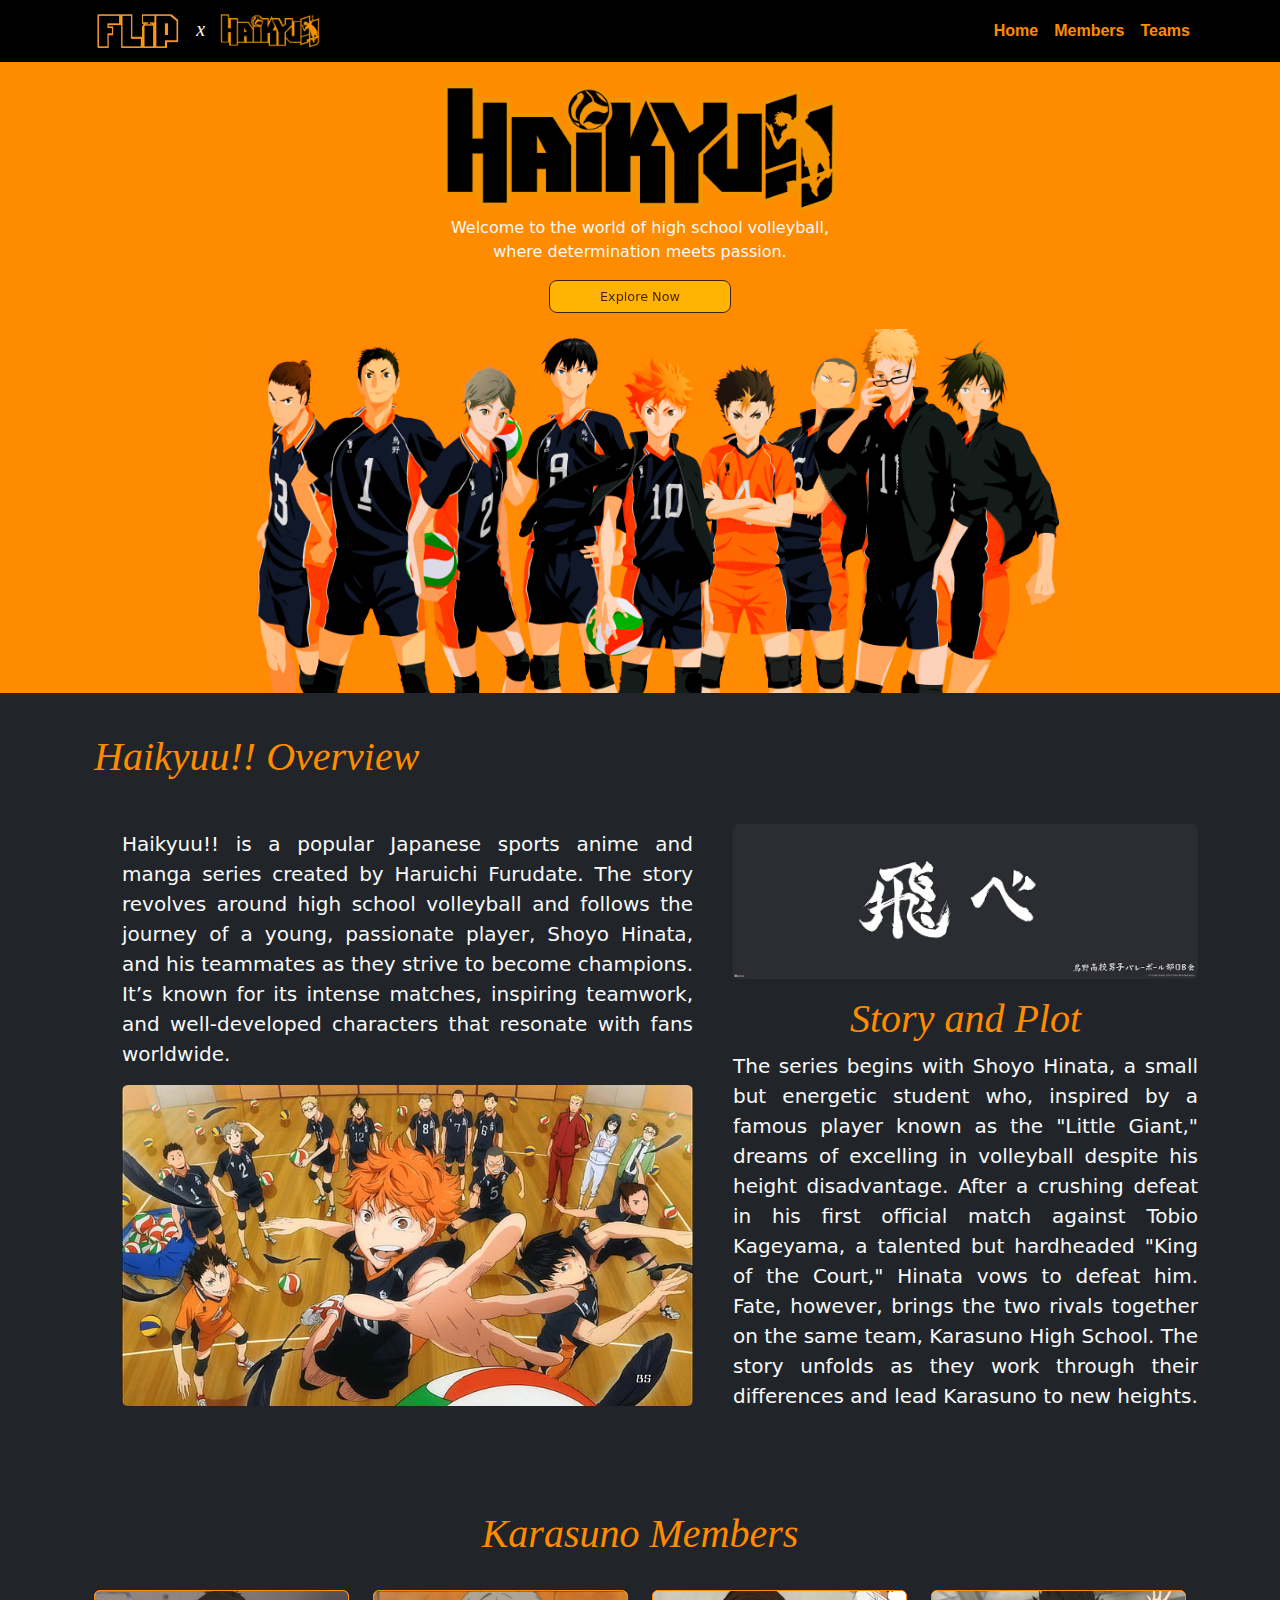
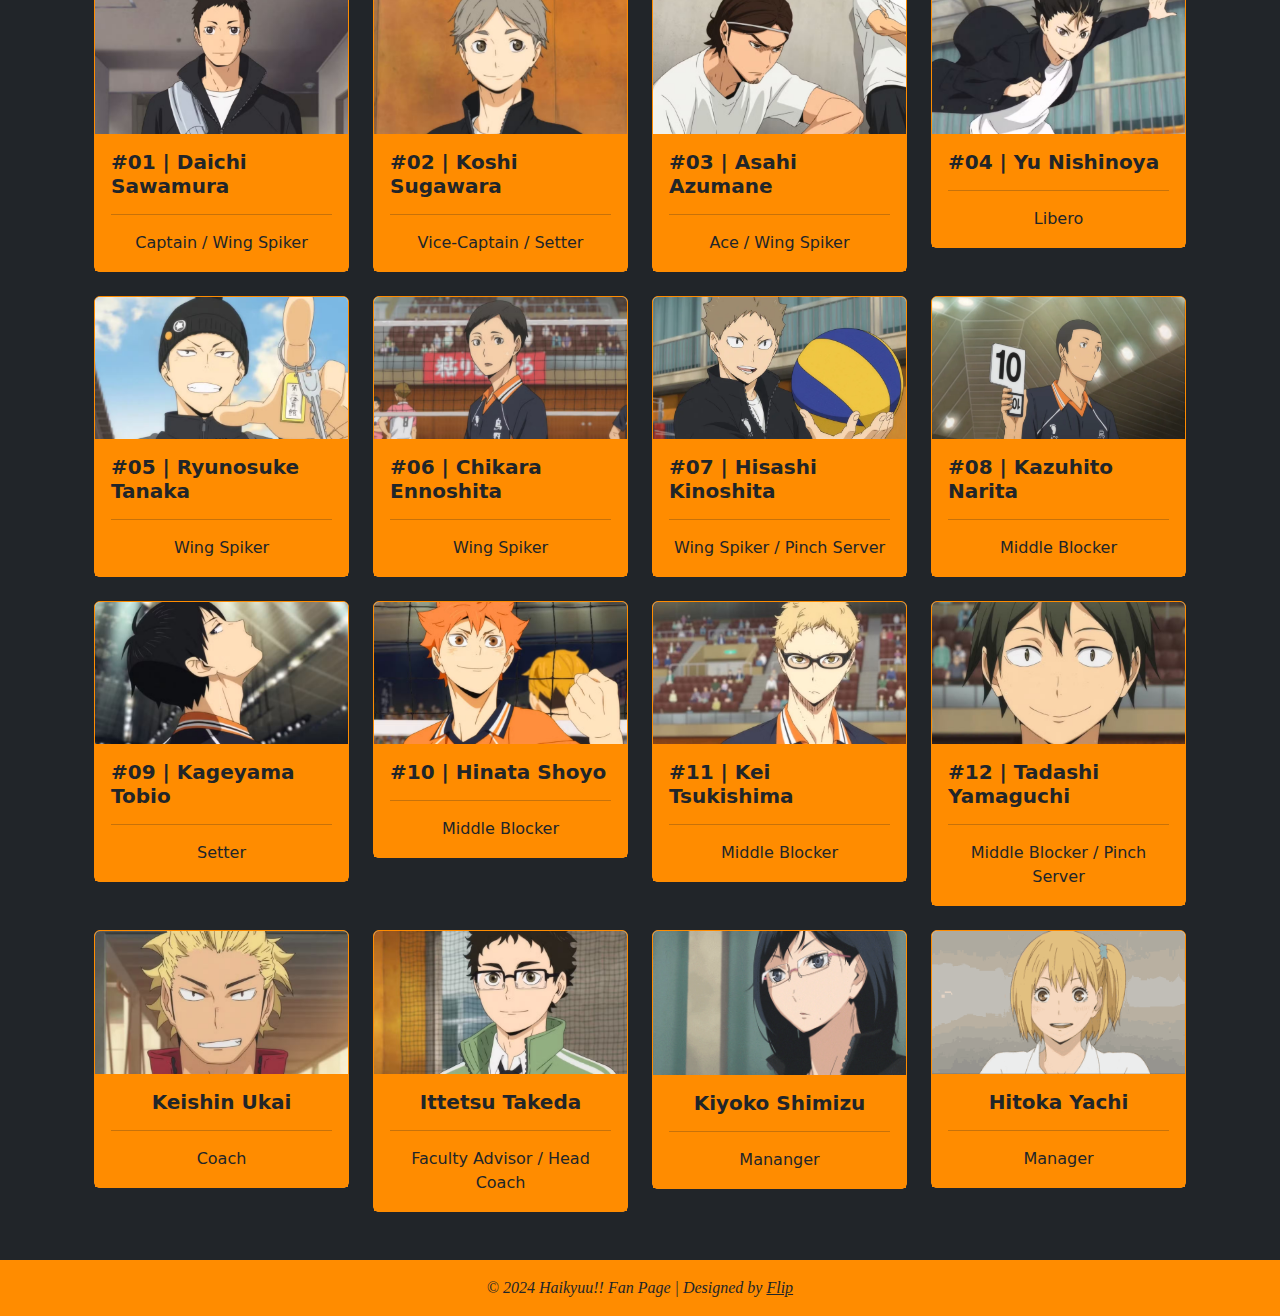
<file: assets/projects/haikyuu/index.html>
<!DOCTYPE html>
<html lang="en">

<head>
    <meta charset="UTF-8">
    <meta name="viewport" content="width=device-width, initial-scale=1.0">
    <title>Haikyuu</title>
    <link href="https://cdnjs.cloudflare.com/ajax/libs/bootstrap/5.3.2/css/bootstrap.min.css" rel="stylesheet">
    <link rel="stylesheet" href="assets/css/styles.css">
</head>

<body id="page-top">
    <!-- Navigation -->
    <header>
        <nav class="navbar navbar-expand-lg bg-black">
            <div class="container">
                <a href="#" class="navbar-brand logo">
                    <img src="assets/img/flip3.png" class="img-fluid py-0" alt="">
                    <span class="text-light font-haikyu mx-2">x</span>
                    <img src="assets/img/logo.png" class="img-fluid" alt="">
                </a>
                <button class="navbar-toggler m-1 bg-orange" type="button" data-bs-toggle="collapse"
                    data-bs-target="#navbarNav">
                    <span class="navbar-toggler-icon"></span>
                </button>
                <div class="collapse navbar-collapse" id="navbarNav">
                    <ul class="navbar-nav ms-auto">
                        <li class="nav-item">
                            <a href="#hero" class="nav-link">Home</a>
                        </li>
                        <li class="nav-item">
                            <a href="#members" class="nav-link">Members</a>
                        </li>
                        <li class="nav-item">
                            <a href="#" class="nav-link">Teams</a>
                        </li>
                    </ul>
                </div>
            </div>
        </nav>
    </header>

    <main>
        <!-- Hero Section -->
        <section class="hero-section center" id="hero">
            <div class="container-fluid hero-content pt-3 center">
                <div class="row center flex-column">
                    <div class="col-lg-4 col-md-6 col-sm-12 -lg-start hero-text center flex-column logo">
                        <img src="assets/img/logo.png" class="img-fluid" alt="Haikyuu Logo">
                        <p class="lead text-light text-justify text-center">Welcome to the world of high school
                            volleyball, where
                            determination
                            meets passion.</p>
                        <a href="#overview" class="center text-decoration-none">
                            <button class="btn btn-warning opacity-75 border-black btn-lg">Explore Now</button>
                        </a>
                    </div>
                    <div class="col-lg-8 col-md-6 col-sm-12 p-0 pt-3">
                        <div class="hero-img center">
                            <img src="assets/img/hero-img.png" alt="Haikyu Image" class="img-fluid">
                        </div>
                    </div>
                </div>
            </div>
        </section>

        <section class="overview bg-dark p-3 pb-0" id="overview">
            <div class="container overview-content text-light">
                <div class="row align-items-center">
                    <h1 class="font-haikyu text-orange">Haikyuu!! Overview</h1>
                    <!-- Main Overview Content -->
                    <div class="col-lg-7 col-md-12 mb-4 mb-lg-0 overview">
                        <p class="lead text-justify">
                            Haikyuu!! is a popular Japanese sports anime and manga series created by Haruichi Furudate.
                            The story revolves around high school volleyball and follows the journey of a young,
                            passionate
                            player, Shoyo Hinata, and his teammates as they strive to become champions. It’s known for
                            its intense matches, inspiring teamwork, and well-developed characters that resonate with
                            fans
                            worldwide.
                        </p>
                        <img src="assets/img/overview.png" class="img-fluid rounded mb-3" alt="Haikyuu Image">
                    </div>

                    <!-- Aside Content for Story and Plot -->
                    <div class="col-lg-5 col-md-12 d-flex flex-column align-items-center text-center text-lg-start p-0">
                        <aside class="text-light">
                            <img src="assets/img/haikyuu_banner.png" class="img-fluid rounded mb-3" alt="Banner Image">
                            <h1 class="text-orange font-haikyu mb-2 text-center">Story and Plot</h1>
                            <p class="lead text-justify">
                                The series begins with Shoyo Hinata, a small but energetic student who, inspired by a
                                famous player known as the "Little Giant," dreams of excelling in volleyball despite his
                                height
                                disadvantage. After a crushing defeat in his first official match against Tobio
                                Kageyama, a talented but hardheaded "King of the Court," Hinata vows to defeat him.
                                Fate, however,
                                brings the two rivals together on the same team, Karasuno High School. The story unfolds
                                as
                                they work through their differences and lead Karasuno to new heights.
                            </p>
                        </aside>
                    </div>
                </div>
            </div>
        </section>



        <section class="members bg-dark pb-4" id="members">
            <div class="container members-content">
                <div class="row g-4 kmembers">
                    <h1 class="font-haikyu text-center text-orange">Karasuno Members</h1>
                    <div class="col-md-3">
                        <div class="card character-card">
                            <img src="assets/img/Members/daichi.png" class="card-img-top" alt="Daichi">
                            <div class="card-body bg-orange">
                                <h5 class="card-title fw-semibold">#01 | Daichi Sawamura</h5>
                                <hr>
                                <p class="card-text text-center">Captain / Wing Spiker</p>
                            </div>
                        </div>
                    </div>
                    <div class="col-md-3">
                        <div class="card character-card">
                            <img src="assets/img/Members/sugawara.png" class="card-img-top" alt="">
                            <div class="card-body bg-orange">
                                <h5 class="card-title fw-semibold">#02 | Koshi Sugawara</h5>
                                <hr>
                                <p class="card-text text-center">Vice-Captain / Setter</p>
                            </div>
                        </div>
                    </div>

                    <div class="col-md-3">
                        <div class="card character-card">
                            <img src="assets/img/Members/azumane.png" class="card-img-top" alt="">
                            <div class="card-body bg-orange">
                                <h5 class="card-title fw-semibold">#03 | Asahi Azumane</h5>
                                <hr>
                                <p class="card-text text-center">Ace / Wing Spiker</p>
                            </div>
                        </div>
                    </div>

                    <div class="col-md-3">
                        <div class="card character-card">
                            <img src="assets/img/Members/nishinoya.png" class="card-img-top" alt="">
                            <div class="card-body bg-orange">
                                <h5 class="card-title fw-semibold">#04 | Yu Nishinoya</h5>
                                <hr>
                                <p class="card-text text-center">Libero</p>
                            </div>
                        </div>
                    </div>

                    <div class="col-md-3">
                        <div class="card character-card">
                            <img src="assets/img/Members/tanaka.png" class="card-img-top" alt="">
                            <div class="card-body bg-orange">
                                <h5 class="card-title fw-semibold">#05 | Ryunosuke Tanaka</h5>
                                <hr>
                                <p class="card-text text-center">Wing Spiker</p>
                            </div>
                        </div>
                    </div>

                    <div class="col-md-3">
                        <div class="card character-card">
                            <img src="assets/img/Members/ennoshita.png" class="card-img-top" alt="">
                            <div class="card-body bg-orange">
                                <h5 class="card-title fw-semibold">#06 | Chikara Ennoshita</h5>
                                <hr>
                                <p class="card-text text-center">Wing Spiker</p>
                            </div>
                        </div>
                    </div>
                    <div class="col-md-3">
                        <div class="card character-card">
                            <img src="assets/img/Members/kinoshita.png" class="card-img-top" alt="">
                            <div class="card-body bg-orange">
                                <h5 class="card-title fw-semibold">#07 | Hisashi Kinoshita</h5>
                                <hr>
                                <p class="card-text text-center">Wing Spiker / Pinch Server</p>
                            </div>
                        </div>
                    </div>
                    <div class="col-md-3">
                        <div class="card character-card">
                            <img src="assets/img/Members/narita.png" class="card-img-top" alt="">
                            <div class="card-body bg-orange">
                                <h5 class="card-title fw-semibold">#08 | Kazuhito Narita</h5>
                                <hr>
                                <p class="card-text text-center">Middle Blocker</p>
                            </div>
                        </div>
                    </div>
                    <div class="col-md-3">
                        <div class="card character-card">
                            <img src="assets/img/Members/tobio.png" class="card-img-top" alt="">
                            <div class="card-body bg-orange">
                                <h5 class="card-title fw-semibold">#09 | Kageyama Tobio</h5>
                                <hr>
                                <p class="card-text text-center">Setter</p>
                            </div>
                        </div>
                    </div>
                    <div class="col-md-3">
                        <div class="card character-card">
                            <img src="assets/img/Members/hinata.png" class="card-img-top" alt="">
                            <div class="card-body bg-orange">
                                <h5 class="card-title fw-semibold">#10 | Hinata Shoyo</h5>
                                <hr>
                                <p class="card-text text-center">Middle Blocker</p>
                            </div>
                        </div>
                    </div>
                    <div class="col-md-3">
                        <div class="card character-card">
                            <img src="assets/img/Members/tsukishima.png" class="card-img-top" alt="">
                            <div class="card-body bg-orange">
                                <h5 class="card-title fw-semibold">#11 | Kei Tsukishima</h5>
                                <hr>
                                <p class="card-text text-center">Middle Blocker</p>
                            </div>
                        </div>
                    </div>
                    <div class="col-md-3">
                        <div class="card character-card">
                            <img src="assets/img/Members/yamaguchi.png" class="card-img-top" alt="">
                            <div class="card-body bg-orange">
                                <h5 class="card-title fw-semibold">#12 | Tadashi Yamaguchi</h5>
                                <hr>
                                <p class="card-text text-center">Middle Blocker / Pinch Server</p>
                            </div>
                        </div>
                    </div>
                    <div class="col-md-3">
                        <div class="card character-card">
                            <img src="assets/img/Members/ukai.png" class="card-img-top" alt="">
                            <div class="card-body bg-orange">
                                <h5 class="card-title text-center fw-semibold">Keishin Ukai</h5>
                                <hr>
                                <p class="card-text text-center">Coach</p>
                            </div>
                        </div>
                    </div>

                    <div class="col-md-3">
                        <div class="card character-card">
                            <img src="assets/img/Members/takeda.png" class="card-img-top" alt="">
                            <div class="card-body bg-orange">
                                <h5 class="card-title text-center fw-semibold">Ittetsu Takeda</h5>
                                <hr>
                                <p class="card-text text-center">Faculty Advisor / Head Coach</p>
                            </div>
                        </div>
                    </div>
                    <div class="col-md-3">
                        <div class="card character-card">
                            <img src="assets/img/Members/shimizu.png" class="card-img-top" alt="">
                            <div class="card-body bg-orange">
                                <h5 class="card-title text-center fw-semibold">Kiyoko Shimizu</h5>
                                <hr>
                                <p class="card-text text-center">Mananger</p>
                            </div>
                        </div>
                    </div>
                    <div class="col-md-3">
                        <div class="card character-card">
                            <img src="assets/img/Members/yachi.png" class="card-img-top" alt="">
                            <div class="card-body bg-orange">
                                <h5 class="card-title text-center fw-semibold">Hitoka Yachi</h5>
                                <hr>
                                <p class="card-text text-center">Manager</p>
                            </div>
                        </div>
                    </div>
                </div>
            </div>
        </section>
    </main>

    <footer class="footer bg-orange text-white pt-3">
        <div class="container">
            <div class="row">
                <div class="col text-center footer">
                    <p class="font-haikyu text-dark">&copy; 2024 Haikyuu!! Fan Page | Designed by <u>Flip</u></p>
                </div>
            </div>
        </div>
    </footer>

    <script src="https://cdnjs.cloudflare.com/ajax/libs/bootstrap/5.3.2/js/bootstrap.bundle.min.js"></script>
</body>

</html>
</file>
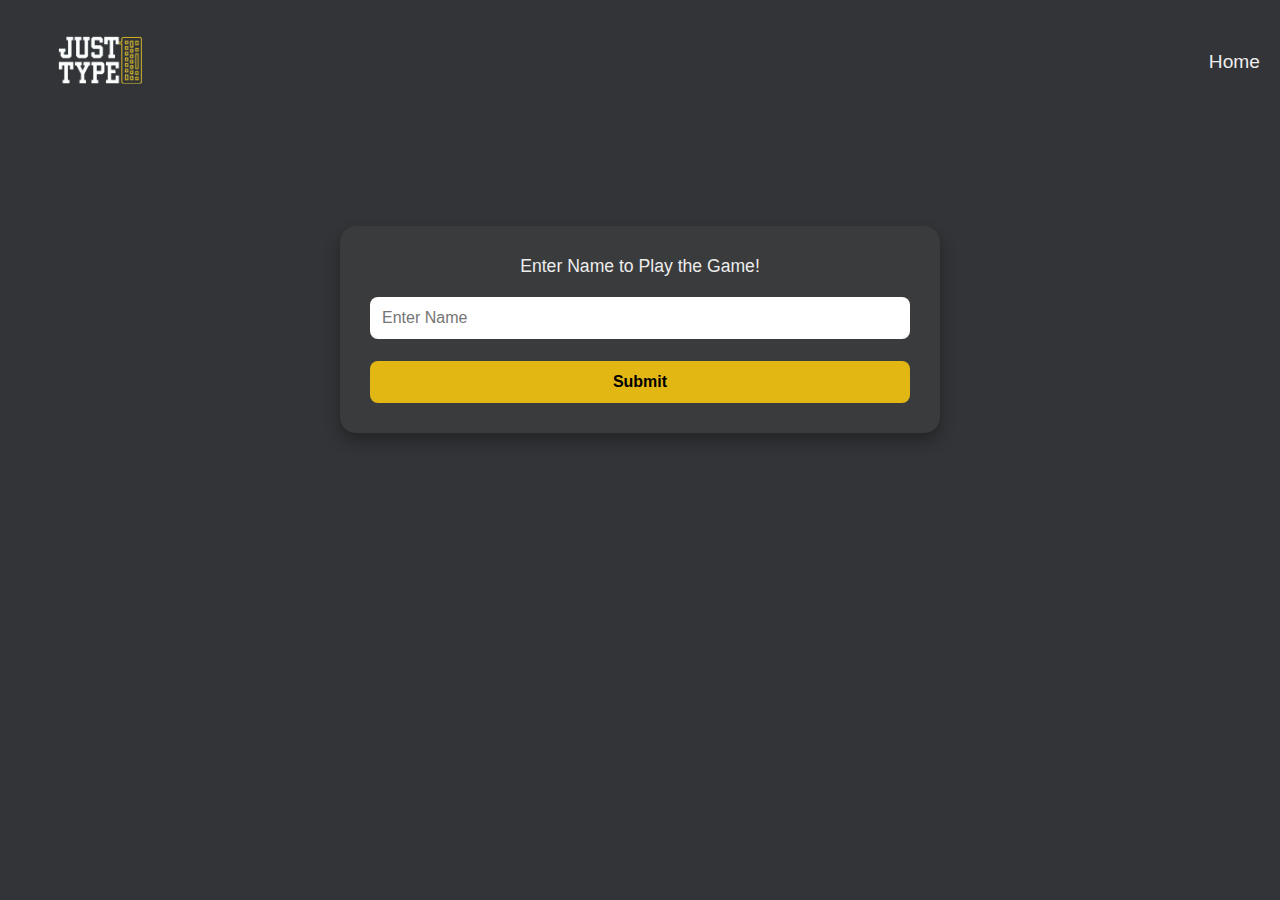
<file: assets/projects/justType/index.html>
<!DOCTYPE html>
<html lang="en">

<head>
    <meta charset="UTF-8" />
    <meta http-equiv="X-UA-Compatible" content="IE=edge" />
    <meta name="viewport" content="width=device-width, initial-scale=1.0" />
    <title>Just Type | Home</title>
    <style>
        * {
            margin: 0;
            padding: 0;
            box-sizing: border-box;
        }

        body {
            height: 100vh;
            width: 100vw;
            background-color: #323437;
            font-family: 'Segoe UI', Tahoma, Geneva, Verdana, sans-serif;
            display: flex;
            flex-direction: column;
            align-items: center;
            color: #ededed;
        }

        header {
            width: 100%;
            padding: 20px;
            display: flex;
            justify-content: space-between;
            align-items: center;
        }

        .logo img {
            height: 80px;
        }

        nav a {
            color: #ededed;
            font-size: 1.2rem;
            text-decoration: none;
        }

        .main {
            width: 100%;
            height: 100%;
            display: flex;
            align-items: start;
            justify-content: center;
            margin-top: 8%;
        }

        .container {
            background-color: #3a3b3c;
            border-radius: 16px;
            box-shadow: 0 8px 16px rgba(0, 0, 0, 0.3);
            width: 100%;
            max-width: 600px;
            padding: 30px;
        }

        .form-container,
        .game-container {
            width: 100%;
            display: flex;
            flex-direction: column;
            align-items: center;
        }

        form {
            width: 100%;
            display: flex;
            flex-direction: column;
            align-items: center;
        }

        label {
            font-size: 1.1rem;
            margin-bottom: 10px;
            text-align: center;
        }

        input[type="text"],
        textarea {
            width: 100%;
            padding: 12px;
            margin: 10px 0;
            border-radius: 8px;
            border: none;
            font-size: 1rem;
        }

        button {
            width: 100%;
            padding: 12px;
            font-size: 1rem;
            font-weight: bold;
            color: #000;
            background-color: #e2b714;
            border: none;
            border-radius: 8px;
            cursor: pointer;
            transition: background-color 0.3s ease;
            margin-top: 12px;
        }

        button:hover {
            background-color: gold;
        }

        button:disabled {
            background-color: #666;
            cursor: not-allowed;
        }

        h1,
        p {
            text-align: center;
            margin: 10px 0;
        }

        textarea#user-input {
            resize: none;
            min-height: 100px;
        }

        @media (max-width: 576px) {
            header {
                flex-direction: column;
                align-items: flex-start;
                gap: 10px;
            }

            .logo img {
                height: 60px;
            }

            nav a {
                font-size: 1rem;
            }

            .container {
                padding: 20px;
            }

            input,
            textarea,
            button {
                font-size: 0.95rem;
            }
        }
    </style>
</head>

<body>
    <header>
        <div class="logo">
            <img src="logo.png" alt="Logo" />
        </div>
        <nav>
            <a href="#">Home</a>
        </nav>
    </header>

    <div class="main">
        <div class="container">
            <div class="form-container" id="form-container">
                <form id="name-form" class="form">
                    <label for="player-name">Enter Name to Play the Game!</label>
                    <input type="text" id="player-name" placeholder="Enter Name" required />
                    <button type="button" onclick="submitName()">Submit</button>
                </form>
            </div>

            <div class="game-container" id="game-container" style="display: none;">
                <h1 id="word-display"></h1>
                <p id="welcome"></p>
                <textarea id="user-input" placeholder="Start typing..." rows="4"></textarea>
                <p id="feedback"></p>
                <p id="timer">Time: 0 seconds</p>
                <button onclick="startGame()" id="btn-start">Start Game</button>
            </div>
        </div>
    </div>

    <script>
        const words = [
            "An apple a day keeps the doctor away.",
            "Bananas in the morning provide a good source of potassium.",
            "Elderberry syrup, known for its benefits to the immune system.",
            "Mango trees in the backyard bear sweet and juicy fruits."
        ];

        let currentWordIndex;
        let currentWord;
        let startTime;
        let timerInterval;
        let isGameActive = false;

        function submitName() {
            const userName = document.getElementById('player-name').value.trim();
            if (userName !== '') {
                document.getElementById('welcome').textContent = `Welcome ${userName}! Click Start Game to Start`;
                document.getElementById('form-container').style.display = 'none';
                document.getElementById('game-container').style.display = 'flex';
            } else {
                alert('Please enter a name.');
            }
        }

        function startGame() {
            if (isGameActive) return;

            isGameActive = true;
            currentWordIndex = Math.floor(Math.random() * words.length);
            currentWord = words[currentWordIndex];

            document.getElementById('word-display').textContent = currentWord;
            document.getElementById('user-input').value = '';
            document.getElementById('welcome').textContent = '';
            document.getElementById('feedback').textContent = '';
            document.getElementById('timer').textContent = 'Time: 0 seconds';
            document.getElementById('btn-start').disabled = true;

            document.getElementById('user-input').focus();
            startTime = new Date().getTime();
            timerInterval = setInterval(updateTimer, 100);

            document.getElementById('user-input').addEventListener('input', checkInput);
        }

        function updateTimer() {
            const currentTime = new Date().getTime();
            const elapsedTime = (currentTime - startTime) / 1000;
            document.getElementById('timer').textContent = `Time: ${elapsedTime.toFixed(1)} seconds`;
        }

        function checkInput() {
            const userInput = document.getElementById('user-input').value.trim();
            const userName = document.getElementById('player-name').value.trim();

            if (userInput === currentWord) {
                isGameActive = false;
                clearInterval(timerInterval);
                document.getElementById('feedback').textContent = `Congratulations ${userName}!`;
                document.getElementById('user-input').removeEventListener('input', checkInput);
                document.getElementById('btn-start').disabled = false;
            }
        }

        window.addEventListener('beforeunload', () => {
            if (timerInterval) clearInterval(timerInterval);
        });
    </script>
</body>

</html>
</file>
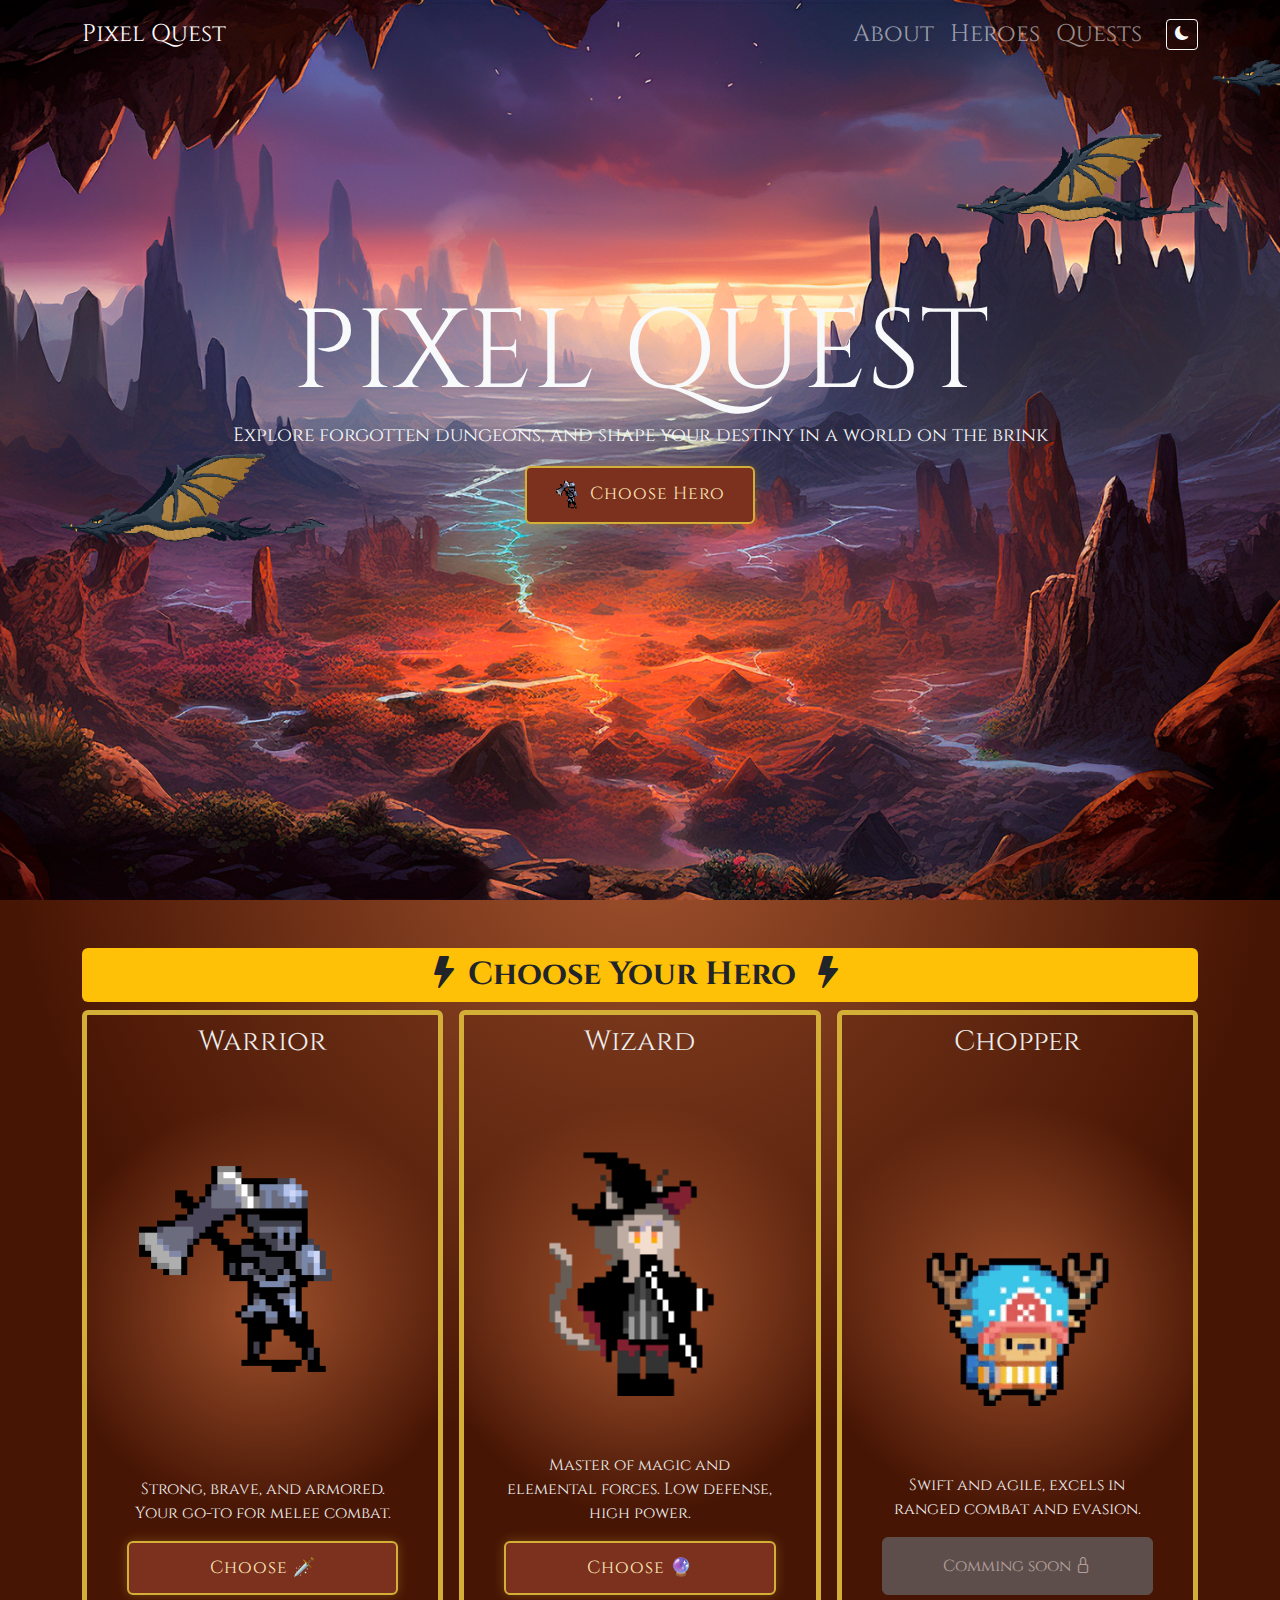
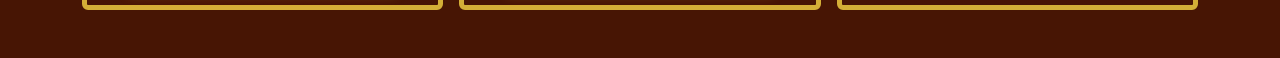
<file: assets/projects/pixelQuest/index.html>
<!DOCTYPE html>
<html lang="en">

<head>
    <meta charset="UTF-8" />
    <meta name="viewport" content="width=device-width, initial-scale=1" />
    <title>Pixel Quest RPG</title>
    <link href="assets/vendor/bootstrap/css/bootstrap.min.css" rel="stylesheet" />
    <link href="assets/vendor/bootstrap-icons/bootstrap-icons.css" rel="stylesheet" />
    <link rel="stylesheet" href="assets/css/style.css" />
</head>

<body>
    <div class="hero">
        <div class="drag-wrapper dark-mode">
            <img src="assets/img/drag.gif" alt="" class="drag-overlay drag1" />
            <img src="assets/img/drag.gif" alt="" class="drag-overlay drag2" />
            <img src="assets/img/drag.gif" alt="" class="drag-overlay drag3" />
        </div>
        <nav class="navbar navbar-expand navbar-dark">
            <div class="container">
                <a href="" class="navbar-brand">Pixel Quest</a>
                <button class="navbar-toggler" type="button" data-bs-toggle="collapse" data-bs-target="#navbarNav">
                    <span class="navbar-toggler-icon"></span>
                </button>
                <div class="collapse navbar-collapse" id="navbarNav">
                    <ul class="navbar-nav ms-auto">
                        <li class="nav-item"><a href="" class="nav-link">About</a></li>
                        <li class="nav-item"><a href="" class="nav-link">Heroes</a></li>
                        <li class="nav-item"><a href="" class="nav-link">Quests</a></li>
                        <li class="nav-item center">
                            <button id="toggleLight" class="btn btn-sm btn-outline-light ms-3">
                                <span id="toggleIcon" class="bi bi-moon-fill"></span>
                            </button>
                        </li>
                    </ul>
                </div>
            </div>
        </nav>

        <div class="container d-flex align-items-center h-75">
            <div class="hero-content center flex-column w-100 text-light">
                <h1 class="mb-0 pb-0">PIXEL QUEST</h1>
                <p>
                    Explore forgotten dungeons, and shape your destiny in a world on the brink
                </p>
                <div class="d-flex gap-3" id="startBtnContainer">
                    <a href="#heroes" class="btn btn-custom">
                        <img src="assets/img/warrior.gif" alt="" height="30" width="30" class="m-0 p-0" />
                        Choose Hero
                    </a>
                </div>
            </div>
        </div>
    </div>

    <section id="heroes" class="p-5">
        <div class="container">
            <div class="container bg-warning p-0 rounded">
                <h2 class="text-center fw-bold py-2">
                    <i class="bi-lightning-fill me-2"></i>Choose Your Hero
                    <i class="bi-lightning-fill mx-2"></i>
                </h2>
            </div>
            <div class="row g-3">
                <div class="col-md-4">
                    <div class="card text-center">
                        <h3>Warrior</h3>
                        <img src="assets/img/warrior.gif" alt="" />
                        <p>Strong, brave, and armored. Your go-to for melee combat.</p>
                        <a href="index.html?character=warrior" class="btn btn-custom">Choose 🗡️</a>
                    </div>
                </div>
                <div class="col-md-4">
                    <div class="card text-center">
                        <h3>Wizard</h3>
                        <img src="assets/img/wizard.gif" alt="" />
                        <p>Master of magic and elemental forces. Low defense, high power.</p>
                        <a href="index.html?character=wizard" class="btn btn-custom">Choose 🔮</a>
                    </div>
                </div>
                <div class="col-md-4">
                    <div class="card text-center">
                        <h3>Chopper</h3>
                        <img src="assets/img/chopper.gif" alt="" />
                        <p>Swift and agile, excels in ranged combat and evasion.</p>
                        <a href="index.html?character=slime" class="btn py-3 btn-secondary"
                            style="pointer-events: none; opacity: 0.6;">Comming soon <i class="bi bi-lock"></i></a>
                    </div>
                </div>
            </div>
        </div>
    </section>

    <script src="assets/js/main.js"></script>
    <script>
        // Helper to get query param from URL
        function getQueryParam(param) {
            const urlParams = new URLSearchParams(window.location.search);
            return urlParams.get(param);
        }

        // Save player stats to localStorage based on hero type
        function chooseHero(heroType) {
            const starterStats = {
                warrior: { hp: 100, maxHp: 100, attack: 15, defense: 20, speed: 10 },
                wizard: { hp: 100, maxHp: 100, attack: 20, defense: 10, speed: 15 },
                slime: { hp: 100, maxHp: 100, attack: 10, defense: 15, speed: 20 },
            };

            const skills = {
                warrior: {
                    attackSkill: { name: "Sword Slash", type: "attack", power: 20 },
                    buffSkill: { name: "Fortify Armor", type: "buff", stat: "defense", value: 3 }
                },
                wizard: {
                    attackSkill: { name: "Arcane Burst", type: "attack", power: 25 },
                    buffSkill: { name: "Power Surge", type: "buff", stat: "attack", value: 3 }
                },
                slime: {
                    attackSkill: { name: "Slime Whip", type: "attack", power: 15 },
                    buffSkill: { name: "Quicken", type: "buff", stat: "speed", value: 3 }
                }
            };

            const stats = starterStats[heroType] || { hp: 100, maxHp: 100, attack: 15, defense: 15, speed: 15 };
            const skillSet = skills[heroType];

            const player = {
                character: heroType,
                hp: stats.hp,
                maxHp: stats.maxHp,
                attack: stats.attack,
                defense: stats.defense,
                speed: stats.speed,
                gold: 300,
                inventory: [],
                weaponLevel: 0,
                armorLevel: 0,
                kills: { slime: 0, wolf: 0, jessica: 0, dragon: 0 },
                currentQuestIndex: 0,
                skills: {
                    basic: { name: "Basic Attack", type: "attack", power: 10 },
                    attackSkill: skillSet.attackSkill,
                    buffSkill: skillSet.buffSkill
                }
            };

            localStorage.setItem('player', JSON.stringify(player));
        }


        document.addEventListener('DOMContentLoaded', () => {
            const heroesSection = document.querySelector('#heroes');
            const startBtnContainer = document.getElementById('startBtnContainer');

            const player = JSON.parse(localStorage.getItem('player'));

            // If player already chosen a hero
            if (player && player.character) {
                if (heroesSection) {
                    heroesSection.remove(); // remove hero selection section
                }

                if (startBtnContainer) {
                    startBtnContainer.innerHTML = `
                    <a href="#" class="btn btn-custom" id="chooseAnotherBtn">
                        <i class="bi bi-arrow-repeat me-1"></i>Choose Another Hero
                    </a>
                    <a href="character.html" class="btn btn-custom">
                        <i class="bi bi-controller me-1"></i>Back to the Game
                    </a>
                `;
                }

                // Listen for click on "Choose Another Hero" and prevent default navigation
                document.addEventListener('click', (e) => {
                    if (e.target && e.target.id === 'chooseAnotherBtn') {
                        e.preventDefault();
                        localStorage.removeItem('player');
                        window.location.reload();
                    }
                });

            }

            // If URL has ?character=, save player and redirect
            const characterParam = getQueryParam('character');
            if (characterParam) {
                chooseHero(characterParam);
                window.location.href = 'character.html';
            }
        });
    </script>

    <script src="assets/vendor/bootstrap/js/bootstrap.bundle.min.js"></script>
</body>

</html>
</file>
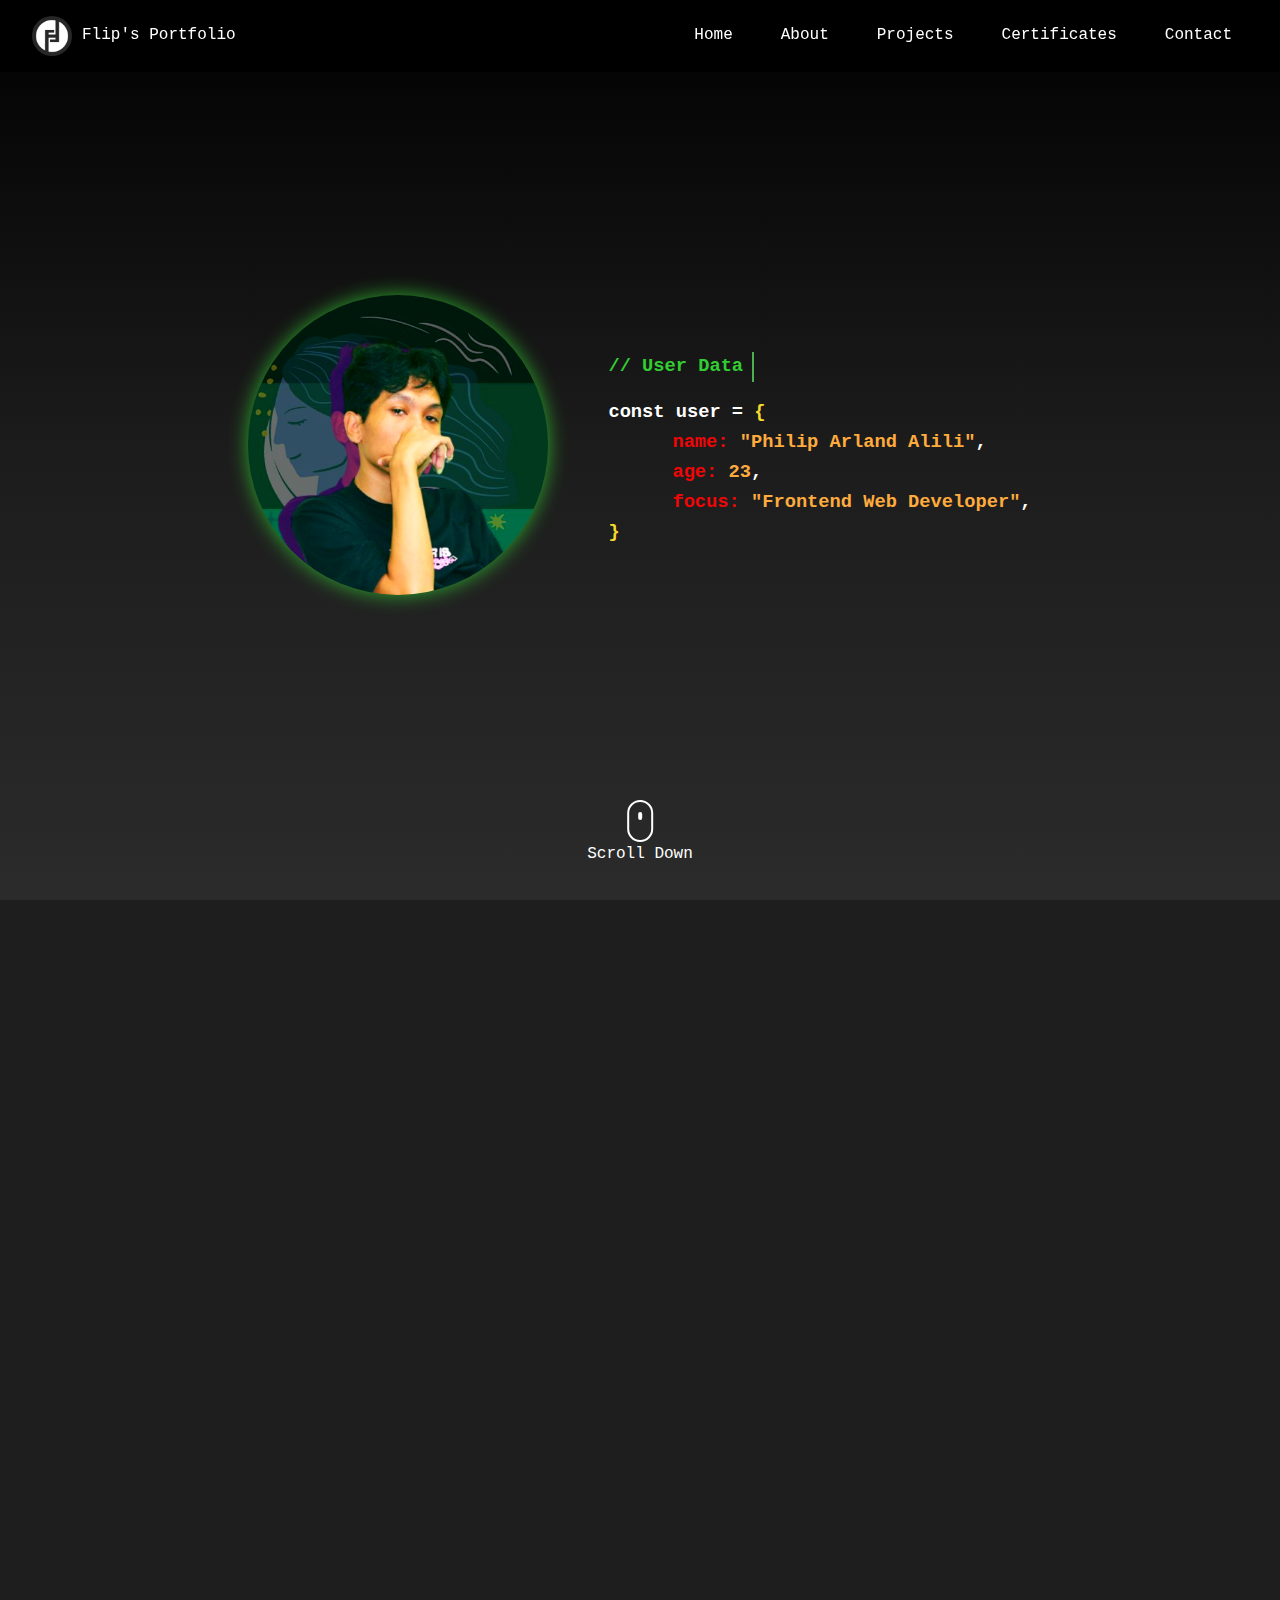
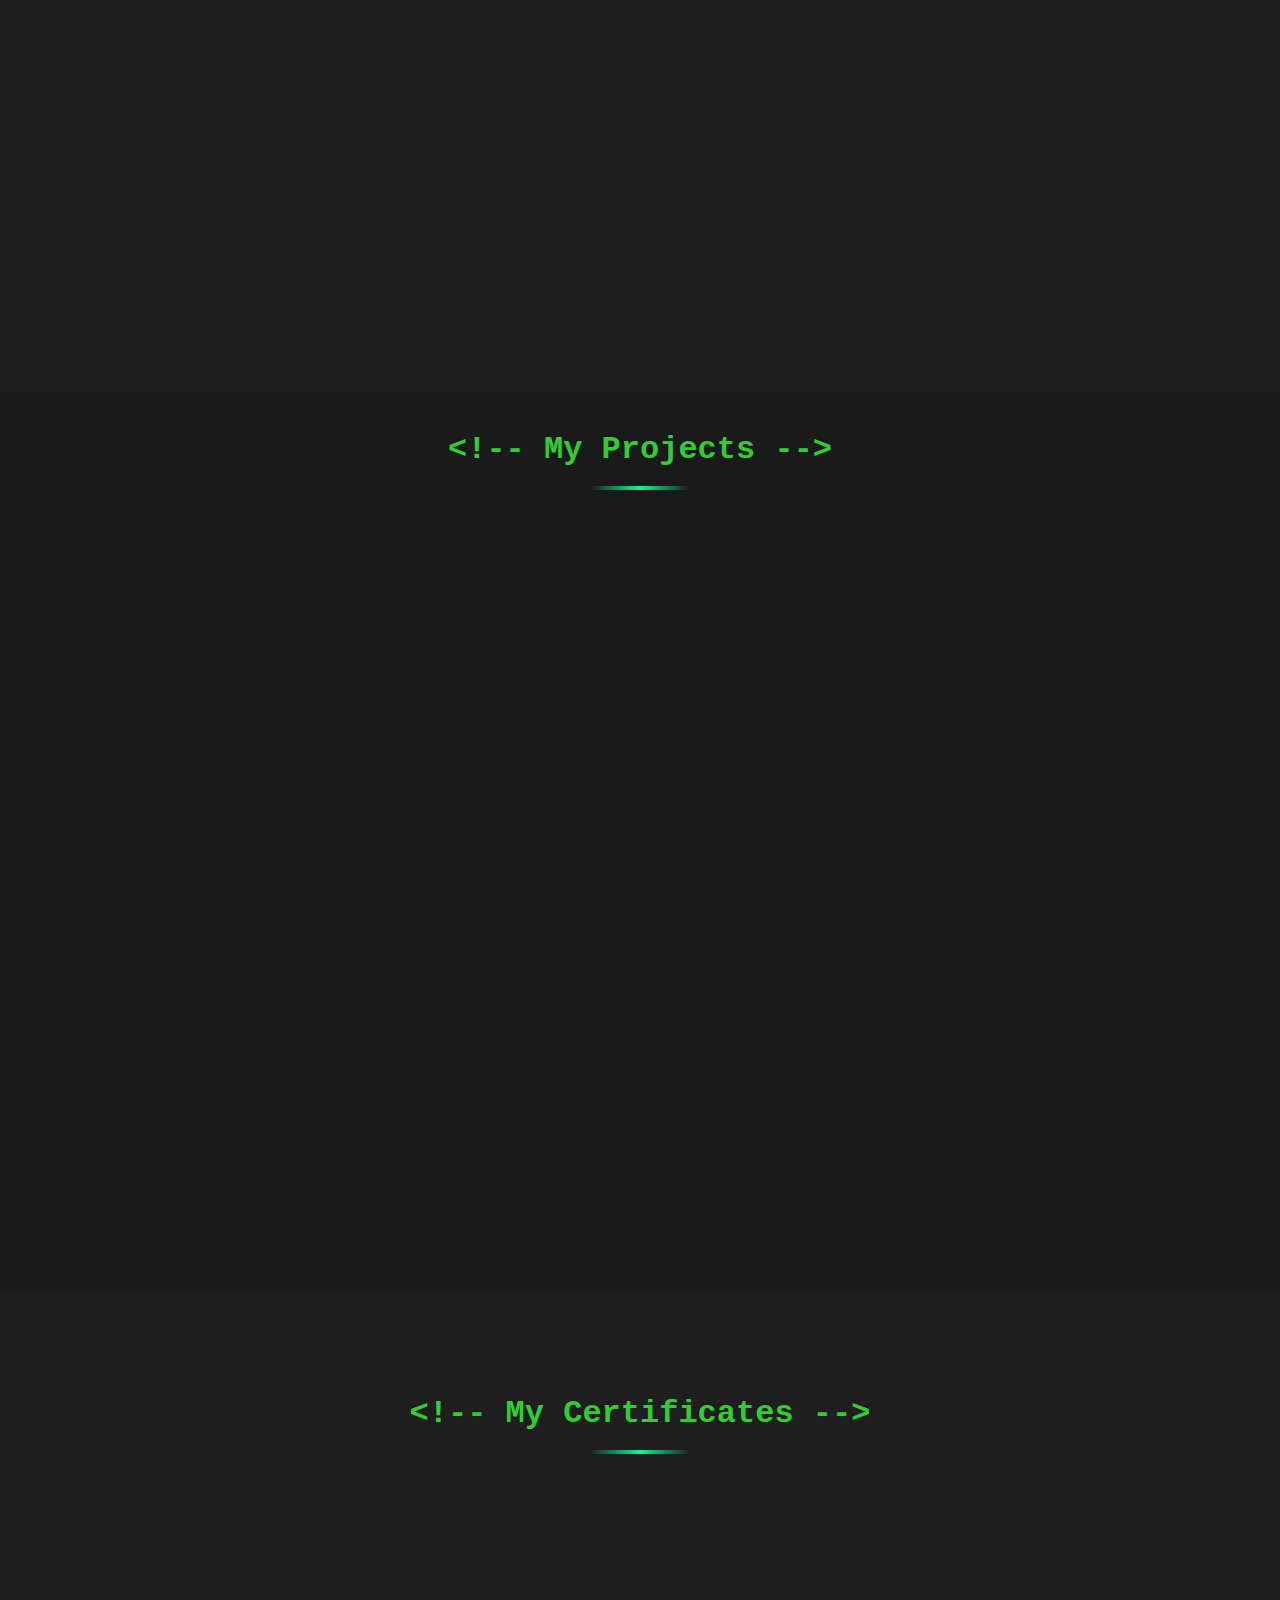
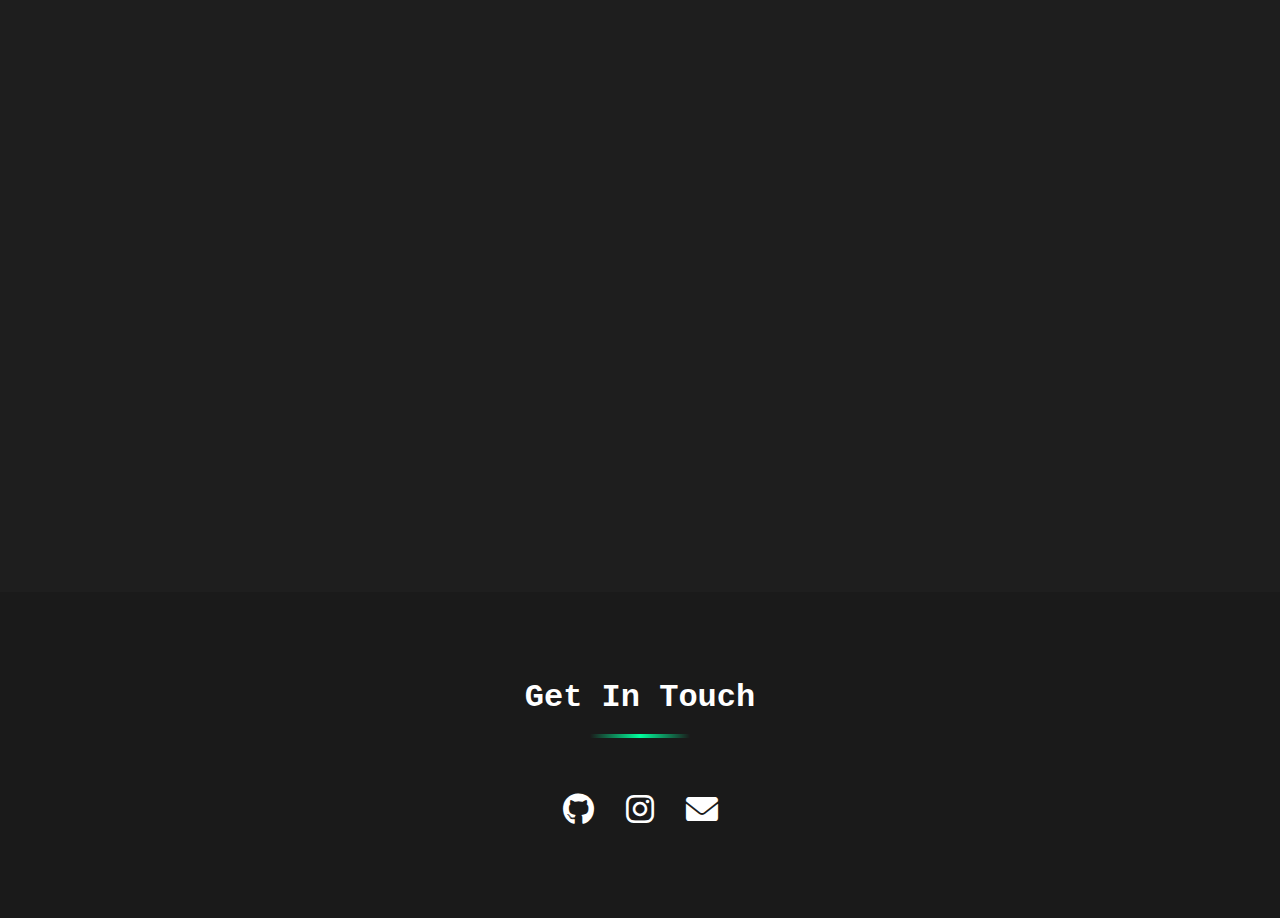
<file: assets/projects/plague/index.html>
<!DOCTYPE html>
<html lang="en">

<head>
    <meta charset="UTF-8">
    <meta name="viewport" content="width=device-width, initial-scale=1.0">
    <title>Flip | Portfolio</title>
    <link rel="icon" href="3.png" type="image/png">
    <link rel="stylesheet" href="styles.css">
    <link rel="stylesheet" href="https://cdnjs.cloudflare.com/ajax/libs/font-awesome/6.0.0/css/all.min.css">
</head>


<body>
    <nav id="navbar">
        <div class="nav-brand">
            <a href="#welcome-section">
                <img src="2.png" alt="flip logo">
                <span>Flip's Portfolio</span>
            </a>
        </div>
        <button id="menu-toggle" aria-label="Toggle navigation">
            <i class="fas fa-bars"></i>
        </button>
        <ul>
            <li><a href="#welcome-section">Home</a></li>
            <li><a href="#about">About</a></li>
            <li><a href="#projects">Projects</a></li>
            <li><a href="#certificates">Certificates</a></li>
            <li><a href="#contact">Contact</a></li>
        </ul>
    </nav>

    <section id="welcome-section">
        <div class="welcome-content">
            <div class="welcome-hero">
                <div class="welcome-me">
                    <img src="me.png" alt="Philip Arland Alili">
                </div>
                <div class="welcome-text">
                    <div class="greenish">
                        <h3 class="typing-effect">// User Data</h3>
                    </div>
                    <h3>const user = <span class="yellowish">{</span></h3>
                    <h3 class="indent"><span class="reddish">name:</span> <span class="oranges">"Philip Arland
                            Alili"</span>,</h3>
                    <h3 class="indent"><span class="reddish">age:</span> <span class="oranges">23</span>,</h3>
                    <h3 class="indent"><span class="reddish">focus:</span> <span class="oranges">"Frontend Web
                            Developer"</span>,</h3>
                    <h3 class="yellowish">}</h3>
                </div>
            </div>
            <div class="scroll-indicator">
                <div class="mouse"></div>
                <p>Scroll Down</p>
            </div>
        </div>
    </section>

    <section id="about" class="section ">
        <div class="about-container animate">
            <div class="about-content">
                <div class="about-text">
                    <h2 class="greenish">// About me</h2>
                    <h3><span class="reddish">&ltp&gt</span></h3>
                    <h3 class="indent text-justify">"I'm a passionate web
                        developer focused on creating beautiful and functional websites.
                        With a strong foundation in <span class="yellowish">HTML</span>, <span
                            class="yellowish">CSS</span>, <span class="yellowish">JavaScript</span>, <span
                            class="yellowish">PHP</span> and <span class="yellowish">MySQL</span>, I strive to build
                        responsive and
                        user-friendly web applications."</h3>
                    <h3 class="reddish">&lt/p&gt</h3>
                </div>
            </div>
            <div class="skill-content">
                <div class="skills">
                    <h2 class="greenish text-center section-title">&lt!-- My Skills --&gt</h2>
                    <div class="skill-bars">
                        <div class="skill">
                            <span>HTML</span>
                            <div class="progress-bar">
                                <div class="progress" style="width: 90%"></div>
                            </div>
                        </div>
                        <div class="skill">
                            <span>CSS</span>
                            <div class="progress-bar">
                                <div class="progress" style="width: 90%"></div>
                            </div>
                        </div>
                        <div class="skill">
                            <span>PHP</span>
                            <div class="progress-bar">
                                <div class="progress" style="width: 75%"></div>
                            </div>
                        </div>
                        <div class="skill">
                            <span>MySQL</span>
                            <div class="progress-bar">
                                <div class="progress" style="width: 72%"></div>
                            </div>
                        </div>
                        <div class="skill">
                            <span>JavaScript</span>
                            <div class="progress-bar">
                                <div class="progress" style="width: 65%"></div>
                            </div>
                        </div>
                        <div class="skill">
                            <span>Python</span>
                            <div class="progress-bar">
                                <div class="progress" style="width: 45%"></div>
                            </div>
                        </div>
                        <div class="skill">
                            <span>Java</span>
                            <div class="progress-bar">
                                <div class="progress" style="width: 30%"></div>
                            </div>
                        </div>
                    </div>
                </div>
            </div>
        </div>
    </section>


    <section id="projects" class="section ">
        <h2 class="section-title greenish">&lt!-- My Projects --&gt</h2>
        <div class="projects-grid animate">
            <div class="project-tile">
                <div class="project-image">
                    <img src="haikyuu.png" alt="Haikyuu!! Project">
                    <div class="project-overlay">
                        <h3>Haikyuu!!</h3>
                        <p>HTML/CSS</p>
                        <div class="project-links">
                            <a href="https://flipped.vercel.app/anime/haikyuu.html" class="btn live-demo">
                                <i class="fas fa-external-link-alt"></i> Live Demo
                            </a>
                        </div>
                    </div>
                </div>
                <div class="project-info">
                    <h3 class="greenish">// Haikyuu!! | Website</h3>
                    <p class="text-justify"><span class="reddish">&ltp&gt</span> A website project
                        dedicated to Haikyuu!!. Built with HTML and CSS, showcasing a
                        responsive design principles.
                        <span class="reddish">&lt/p&gt</span>
                    </p><br>
                    <hr>
                    <br>
                    <div class="tech-stack">
                        <span>HTML</span>
                        <span>CSS</span>
                    </div>
                </div>
            </div>

            <!-- Repeat for other projects -->
            <div class="project-tile">
                <div class="project-image">
                    <img src="spyxfam.png" alt="Spy X Family Project">
                    <div class="project-overlay">
                        <h3>Spy X Family</h3>
                        <p>HTML/CSS</p>
                        <div class="project-links">
                            <a href="https://flipped.vercel.app/anime/spyfam.html" class="btn live-demo">
                                <i class="fas fa-external-link-alt"></i> Live Demo
                            </a>
                        </div>
                    </div>
                </div>
                <div class="project-info">
                    <h3 class="greenish">// Spy X Family | Website</h3>
                    <p class="text-justify"><span class="reddish">&ltp&gt</span> A website project
                        dedicated to Spy X Family. Built with HTML and CSS, showcasing a
                        responsive design principles.
                        <span class="reddish">&lt/p&gt</span>
                    </p><br>
                    <hr>
                    <br>
                    <div class="tech-stack">
                        <span>HTML</span>
                        <span>CSS</span>
                    </div>
                </div>
            </div>

            <div class="project-tile">
                <div class="project-image">
                    <img src="justType.png" alt="Juse Type Project">
                    <div class="project-overlay">
                        <h3>Just Type</h3>
                        <p>HTML/CSS/JAVASCRIPT</p>
                        <div class="project-links">
                            <a href="justType/justType.html" class="btn live-demo">
                                <i class="fas fa-external-link-alt"></i> Live Demo
                            </a>
                        </div>
                    </div>
                </div>
                <div class="project-info">
                    <h3 class="greenish">// Just Type | Game</h3>
                    <p class="text-justify"><span class="reddish">&ltp&gt</span> A simple
                        game project developed using
                        HTML, CSS, and JAVASCRIPT showcasing an
                        interacting typing game.
                        <span class="reddish">&lt/p&gt</span>
                    </p><br>
                    <hr>
                    <br>
                    <div class="tech-stack">
                        <span>HTML</span>
                        <span>CSS</span>
                        <span>JAVASCRIPT</span>
                    </div>
                </div>
            </div>
        </div>
    </section>


    <section id="certificates" class="section">
        <h2 class="section-title greenish">&lt!-- My Certificates --&gt</h2>
        <div class="certificates-grid animate">
            <div class="certificate">
                <a href="certificate1.png" target="_blank">
                    <img src="certificate1.png" alt="Data Analysis with Python">
                </a>
                <div class="certificate-info">
                    <div class="certificate-content">
                        <h3 class="greenish">// Data Analysis with Python</h3>
                        <p class="issuer">
                            <i class="fas fa-award"></i>
                            freeCodeCamp
                        </p>
                        <p class="date">
                            <i class="far fa-calendar-alt"></i>
                            Issued: November 6, 2023
                        </p>
                        <div class="skills-learned">
                            <span>Python</span>
                            <span>Pandas</span>
                            <span>Matplotlib</span>
                            <span>NumPy</span>
                        </div>
                    </div>
                    <hr>
                </div>
            </div>

            <!-- Add more certificates following the same structure -->
            <div class="certificate">
                <div class="certificate">
                    <a href="certificate2.png" target="_blank">
                        <img src="certificate2.png" alt="Responsive Web Design">
                    </a>
                    <div class="certificate-info">
                        <div class="certificate-content">
                            <h3 class="greenish">// Responsive Web Design</h3>
                            <p class="issuer">
                                <i class="fas fa-award"></i>
                                freeCodeCamp
                            </p>
                            <p class="date">
                                <i class="far fa-calendar-alt"></i>
                                Issued: January 18, 2025
                            </p>
                            <div class="skills-learned">
                                <span>HTML</span>
                                <span>CSS</span>
                                <span>Flexbox</span>
                                <span>Responsive Design</span>
                            </div>
                        </div>
                        <hr>
                    </div>
                </div>
    </section>

    <section id="contact">
        <h2 class="section-title">Get In Touch</h2>
        <div class="social-links">
            <a href="https://github.com/PhilipArlandAlili/" id="profile-link" target="_blank">
                <i class="fab fa-github"></i>
            </a>
            <a href="https://instagram.com/dumb.flip/" target="_blank">
                <i class="fab fa-instagram"></i>
            </a>
            <a href="mailto:your.philiparland@gmail.com">
                <i class="fas fa-envelope"></i>
            </a>
        </div>
    </section>
    <script>
        // JavaScript to handle scroll
        const navbar = document.querySelector('#navbar');

        window.addEventListener('scroll', () => {
            if (window.scrollY > 50) { // Adjust the value as needed
                navbar.classList.add('scrolled');
            } else {
                navbar.classList.remove('scrolled');
            }
        });
    </script>
    <script>
        // Intersection Observer for scroll animations
        const observerOptions = {
            root: null,
            rootMargin: '0px',
            threshold: 0.25
        };

        const observerCallback = (entries, observer) => {
            entries.forEach(entry => {
                if (entry.isIntersecting) {
                    // Add the fade-in class when element is in view
                    entry.target.classList.add('fade-in');
                    // Optional: stop observing after animation
                    // observer.unobserve(entry.target);
                }
                // Optional: remove the class when element is out of view
                // else {
                //     entry.target.classList.remove('fade-in');
                // }
            });
        };

        // Create the observer
        const observer = new IntersectionObserver(observerCallback, observerOptions);

        // Observe all elements with the 'animate' class
        document.addEventListener('DOMContentLoaded', () => {
            const animatedElements = document.querySelectorAll('.animate');
            animatedElements.forEach(element => observer.observe(element));

            // Add staggered animations to children elements
            const addStaggeredAnimations = () => {
                // Projects grid items
                const projects = document.querySelectorAll('.project-tile');
                projects.forEach((project, index) => {
                    project.classList.add('animate');
                    project.classList.add(`delay-${index + 1}`);
                });

                // Certificates grid items
                const certificates = document.querySelectorAll('.certificate');
                certificates.forEach((certificate, index) => {
                    certificate.classList.add('animate');
                    certificate.classList.add(`delay-${index + 1}`);
                });

                // Skill bars
                const skillBars = document.querySelectorAll('.skill');
                skillBars.forEach((skill, index) => {
                    skill.classList.add('animate');
                    // skill.classList.add('fade-left');
                    skill.classList.add(`delay-${index + 1}`);
                });
            };

            addStaggeredAnimations();
        });

        // Optional: Add scroll-progress indicator
        const addScrollProgress = () => {
            const progressBar = document.createElement('div');
            progressBar.className = 'scroll-progress';
            document.body.appendChild(progressBar);

            window.addEventListener('scroll', () => {
                const windowHeight = document.documentElement.scrollHeight - window.innerHeight;
                const scrolled = (window.scrollY / windowHeight) * 100;
                progressBar.style.width = `${scrolled}%`;
            });
        };

        addScrollProgress();
    </script>

    <script>
        document.addEventListener("DOMContentLoaded", () => {
            const menuToggle = document.getElementById("menu-toggle");
            const navbarUl = document.querySelector("#navbar ul");

            menuToggle.addEventListener("click", () => {
                navbarUl.classList.toggle("show");
            });
        });
    </script>
</body>


</html>
</file>
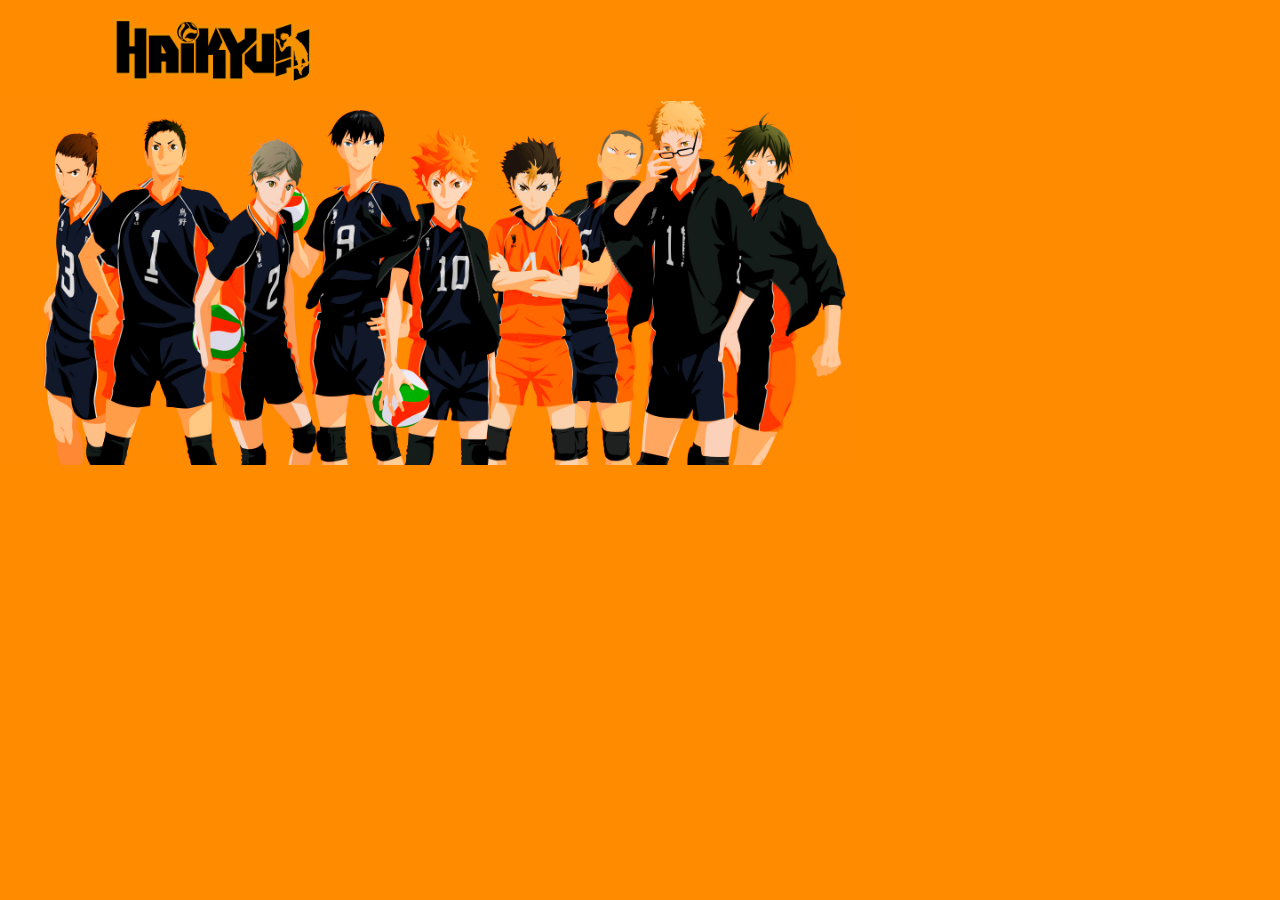
<file: assets/projects/haikyuu/showIndex.html>
<!DOCTYPE html>
<html lang="en">

<head>
    <meta charset="UTF-8">
    <meta name="viewport" content="width=device-width, initial-scale=1.0">
    <title>Haikyuu</title>
    <link href="https://cdnjs.cloudflare.com/ajax/libs/bootstrap/5.3.2/css/bootstrap.min.css" rel="stylesheet">
    <!-- <link rel="stylesheet" href="assets/css/styles.css"> -->
</head>

<style>
    html,
    body {
        margin: 0;
        padding: 0;
        overflow-x: hidden;
        background-color: #FF8C00;
    }

    .hero-content {
        display: flex;
        align-items: center;
        justify-content: center;
        text-align: center;
    }

    .hero-img img {
        width: 100%;
        height: auto;
        filter: saturate(1.9);
    }

    .logo img {
        max-width: 200px;
        height: auto;
    }

    @media (max-width: 576px) {
        .logo img {
            max-width: 100px !important;
        }

        .hero-img img {
            max-width: 320px !important;
        }

        .hero-section {
            padding: 1rem 0;
        }
    }
</style>

<body id="page-top">
    <main>
        <!-- Hero Section -->
        <section class="hero-section center" id="hero">
            <div class="container-fluid hero-content pt-3">
                <div class="row center flex-column">
                    <div class="col-lg-4 col-md-6 col-sm-12 -lg-start hero-text center flex-column logo">
                        <img src="assets/img/logo.png" class="img-fluid" alt="Haikyuu Logo">
                    </div>
                    <div class="col-lg-8 col-md-6 col-sm-12 p-0 pt-3">
                        <div class="hero-img center">
                            <img src="assets/img/hero-img.png" alt="Haikyu Image" class="img-fluid">
                        </div>
                    </div>
                </div>
            </div>
        </section>
    </main>

    <script src="https://cdnjs.cloudflare.com/ajax/libs/bootstrap/5.3.2/js/bootstrap.bundle.min.js"></script>
</body>

</html>
</file>
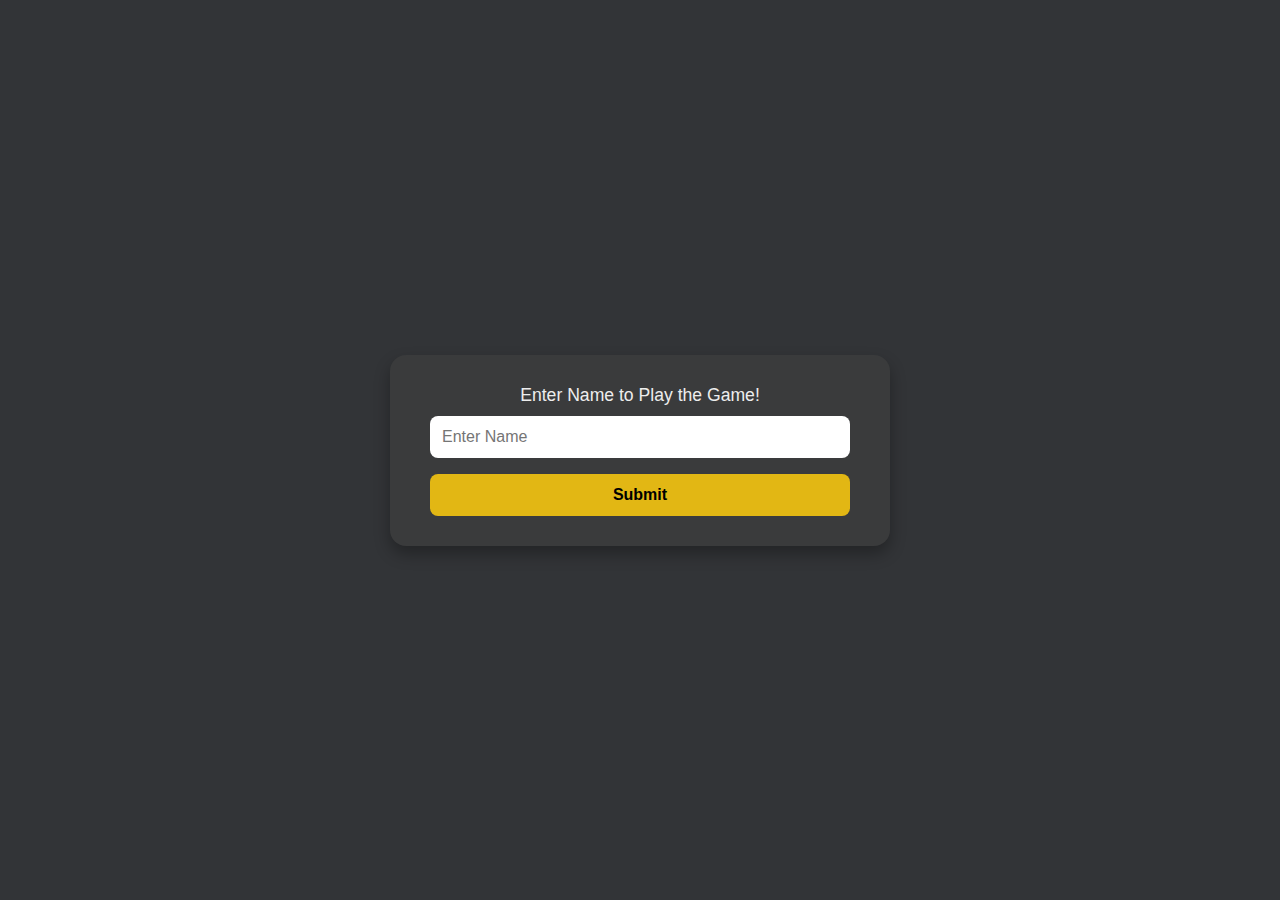
<file: assets/projects/justType/showIndex.html>
<!DOCTYPE html>
<html lang="en">

<head>
    <meta charset="UTF-8" />
    <meta http-equiv="X-UA-Compatible" content="IE=edge" />
    <meta name="viewport" content="width=device-width, initial-scale=1.0" />
    <title>Just Type | Home</title>
    <style>
        * {
            margin: 0;
            padding: 0;
            box-sizing: border-box;
        }

        body {
            min-height: 100vh;
            background-color: #323437;
            font-family: 'Segoe UI', Tahoma, Geneva, Verdana, sans-serif;
            display: flex;
            flex-direction: column;
            align-items: center;
            justify-content: center;
            color: #ededed;
        }

        header {
            width: 100%;
            max-width: 1200px;
            padding: 20px;
            display: flex;
            justify-content: center;
        }

        .logo img {
            height: 80px;
        }

        .container {
            background-color: #3a3b3c;
            padding: 30px 40px;
            border-radius: 16px;
            box-shadow: 0 8px 16px rgba(0, 0, 0, 0.3);
            width: 90%;
            max-width: 500px;
            display: flex;
            flex-direction: column;
            align-items: center;
        }

        form {
            width: 100%;
            display: flex;
            flex-direction: column;
            align-items: center;
        }

        label {
            font-size: 1.1rem;
            margin-bottom: 10px;
            text-align: center;
        }

        input[type="text"] {
            width: 100%;
            padding: 12px;
            border-radius: 8px;
            border: none;
            margin-bottom: 16px;
            font-size: 1rem;
        }

        button {
            width: 100%;
            padding: 12px;
            font-size: 1rem;
            font-weight: bold;
            color: #000;
            background-color: #e2b714;
            border: none;
            border-radius: 8px;
            cursor: pointer;
            transition: background-color 0.3s ease;
        }

        button:hover {
            background-color: gold;
        }

        @media (max-width: 480px) {
            .container {
                padding: 20px;
            }

            input[type="text"],
            button {
                font-size: 0.95rem;
            }
        }
    </style>
</head>

<body>
    <div class="container">
        <form id="name-form">
            <label for="player-name">Enter Name to Play the Game!</label>
            <input type="text" id="player-name" placeholder="Enter Name" required />
            <button type="button" id="btn">Submit</button>
        </form>
    </div>

    <script>
        document.getElementById('btn').addEventListener('click', function () {
            alert('Click live demo to play the game!');
        });
    </script>
</body>

</html>
</file>
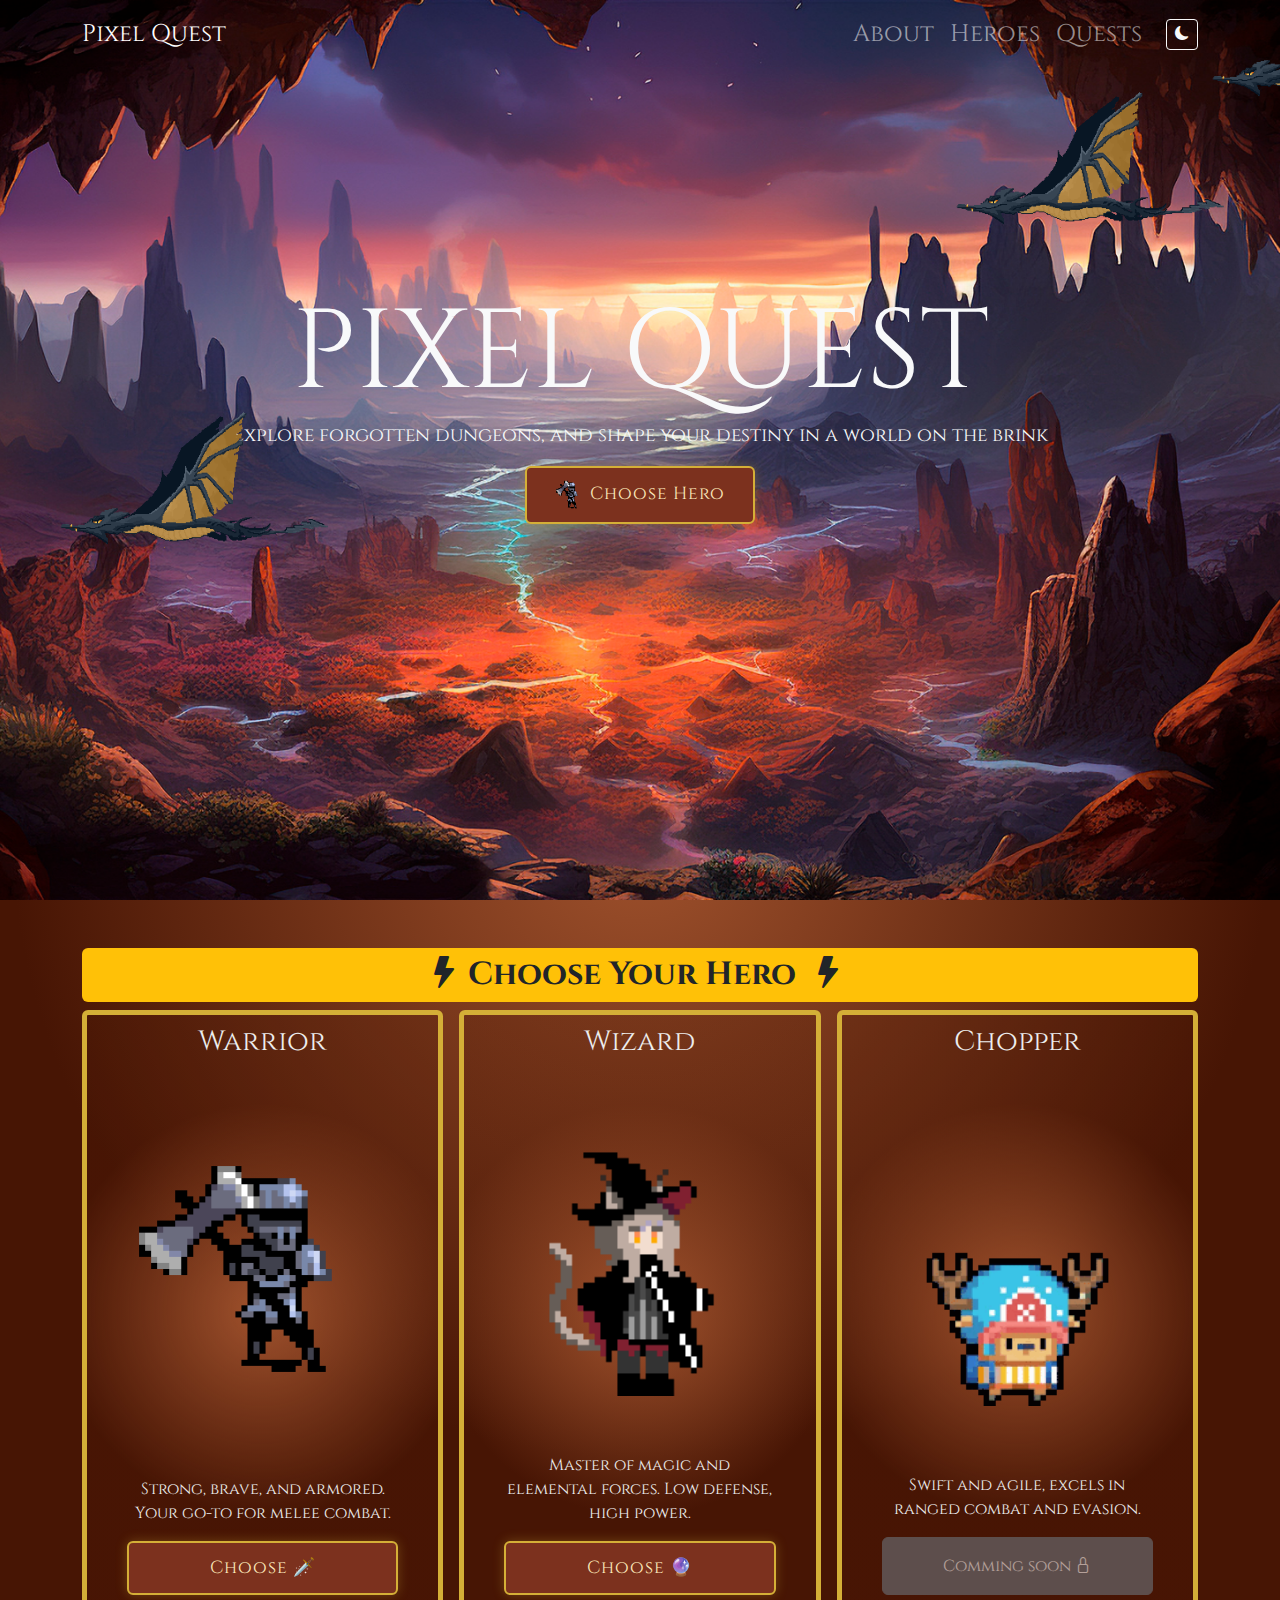
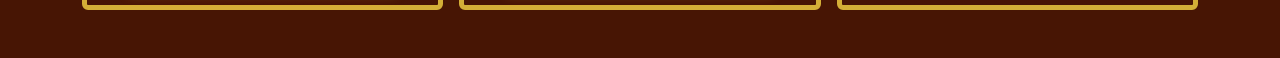
<file: assets/projects/pixelQuest/character.html>
<!DOCTYPE html>
<html lang="en">

<head>
    <meta charset="UTF-8" />
    <meta name="viewport" content="width=device-width, initial-scale=1" />
    <title>Pixel Quest RPG - My Hero</title>
    <link href="assets/vendor/bootstrap/css/bootstrap.min.css" rel="stylesheet" />
    <link href="assets/vendor/bootstrap-icons/bootstrap-icons.css" rel="stylesheet" />
    <link rel="stylesheet" href="assets/css/style.css" />
    <style>
        body {
            background: url('assets/img/character-bg.jpg') top center no-repeat;
            background-size: cover;
            background-attachment: fixed;
        }
    </style>
</head>

<body>
    <section id="myHero" class="px-5 py-5">
        <div class="container">
            <div class="d-flex justify-content-between align-items-center px-4 py-2 mb-3 shadow-lg">
                <a href="index.html" class="btn btn-outline-warning fw-bold px-3">
                    <i class="bi bi-arrow-left me-1"></i> Back
                </a>

                <h2 class="text-center fw-bold m-0 text-warning">
                    <i class="bi bi-shield me-2"></i>My Hero<i class="bi bi-shield ms-2"></i>
                </h2>

                <a href="#store" class="btn btn-warning fw-bold px-3">
                    <i class="bi bi-gem ms-1"></i> Store
                </a>
            </div>

            <div class="row g-3 bg-warning bg-opacity-10 rounded mt-4">
                <div class="col-md-4">
                    <div class="text-center p-3">
                        <img id="hero-img" src="" alt="Hero" class="img-fluid" />
                        <h3 id="hero-name" class="mb-3 text-warning"></h3>

                        <ul class="list-unstyled mb-0 px-3">
                            <li class="d-flex justify-content-between py-1 px-2 border-bottom border-secondary">
                                <span class="fw-bold text-warning">HP:</span>
                                <span id="hero-hp" class="text-danger fw-bold"></span>
                            </li>
                            <li class="d-flex justify-content-between py-1 px-2 border-bottom border-secondary">
                                <span class="fw-bold text-warning">Attack:</span>
                                <span id="hero-attack" class="text-light"></span>
                            </li>
                            <li class="d-flex justify-content-between py-1 px-2 border-bottom border-secondary">
                                <span class="fw-bold text-warning">Defense:</span>
                                <span id="hero-defense" class="text-light"></span>
                            </li>
                            <li class="d-flex justify-content-between py-1 px-2 border-bottom border-secondary">
                                <span class="fw-bold text-warning">Speed:</span>
                                <span id="hero-speed" class="text-light"></span>
                            </li>
                            <li class="d-flex justify-content-between py-1 bg-warning px-2">
                                <span class="fw-bold text-dark">Gold:</span>
                                <div class="gold">
                                    <i class="bi-coin fw-bold"></i>
                                    <span id="hero-gold" class="text-dark fw-bold"></span>
                                </div>
                            </li>
                        </ul>
                    </div>
                </div>

                <div class="col-md-4 d-flex flex-column" style="height: 100%;">
                    <div class="text-center p-3">
                        <h3 class="mb-3 text-warning">Items</h3>
                        <div class="container">
                            <div class="row g-2" id="items">
                                <!-- Inventory items will be inserted here -->
                            </div>
                        </div>
                    </div>
                    <div class="text-center p-3 flex-grow-1 d-flex flex-column">
                        <h3 class="mb-3 text-warning">Inventory</h3>
                        <div class="container bg-warning bg-opacity-50 rounded p-2 flex-grow-1 overflow-auto">
                            <div class="row g-2" id="inventory">
                                <!-- Inventory items -->
                            </div>
                        </div>
                    </div>
                </div>

                <div class="col-md-4 my-4">
                    <div class="bg-dark h-100 text-center p-3 m-0 text-light" id="character-tale">
                        <h3 class="mb-3 text-warning" id="tale-title"></h3>
                        <div class="text-start px-2"
                            style="font-family: 'Georgia', serif; font-size: 0.95rem; line-height: 1.6;">
                            <div id="tale-body"></div>
                            <p class="fst-italic text-warning small" id="tale-quote"></p>
                            <hr class="border-warning" />
                            <p class="mb-2"><strong>Current Quest:</strong> <span id="current-quest"></span></p>
                            <hr class="border-warning" />

                            <a href="#" id="fightBtn" class="btn btn-sm btn-warning w-100 fw-bold">
                                <i class="bi bi-lightning-charge-fill me-1"></i> Fight!
                            </a>
                        </div>
                    </div>
                </div>
            </div>
        </div>
    </section>

    <!-- Modal -->
    <div class="modal fade" id="itemModal" tabindex="-1" aria-labelledby="itemModalLabel" aria-hidden="true">
        <div class="modal-dialog modal-dialog-centered">
            <div class="modal-content bg-dark text-light">
                <div class="modal-header">
                    <h5 class="modal-title" id="itemModalLabel">No Items Found</h5>
                    <button type="button" class="btn-close btn-close-white" data-bs-dismiss="modal" aria-label="Close"></button>
                </div>
                <div class="modal-body">
                    You don't have any items equipped. Do you wish to proceed?
                </div>
                <div class="modal-footer">
                    <button type="button" class="btn btn-outline-warning" id="goToStoreBtn" data-bs-dismiss="modal">No,
                        go to Store</button>
                    <button id="proceedBtn" type="button" class="btn btn-warning">Proceed</button>
                </div>
            </div>
        </div>
    </div>


    <section id="store" class="px-4 py-5">
        <div class="container">
            <div class="px-4 py-2 mb-4 shadow-lg bg-warning rounded">
                <h2 class="text-center fw-bold text-dark">
                    <i class="bi bi-gem me-2"></i>Welcome to the Store<i class="bi bi-gem ms-2"></i>
                </h2>
            </div>

            <div class="row g-4" id="store-items">
                <!-- Store items will be rendered here dynamically -->
            </div>
        </div>
    </section>
    <script src="assets/js/character.js"></script>
    <script src="assets/vendor/bootstrap/js/bootstrap.bundle.min.js"></script>
</body>

</html>
</file>
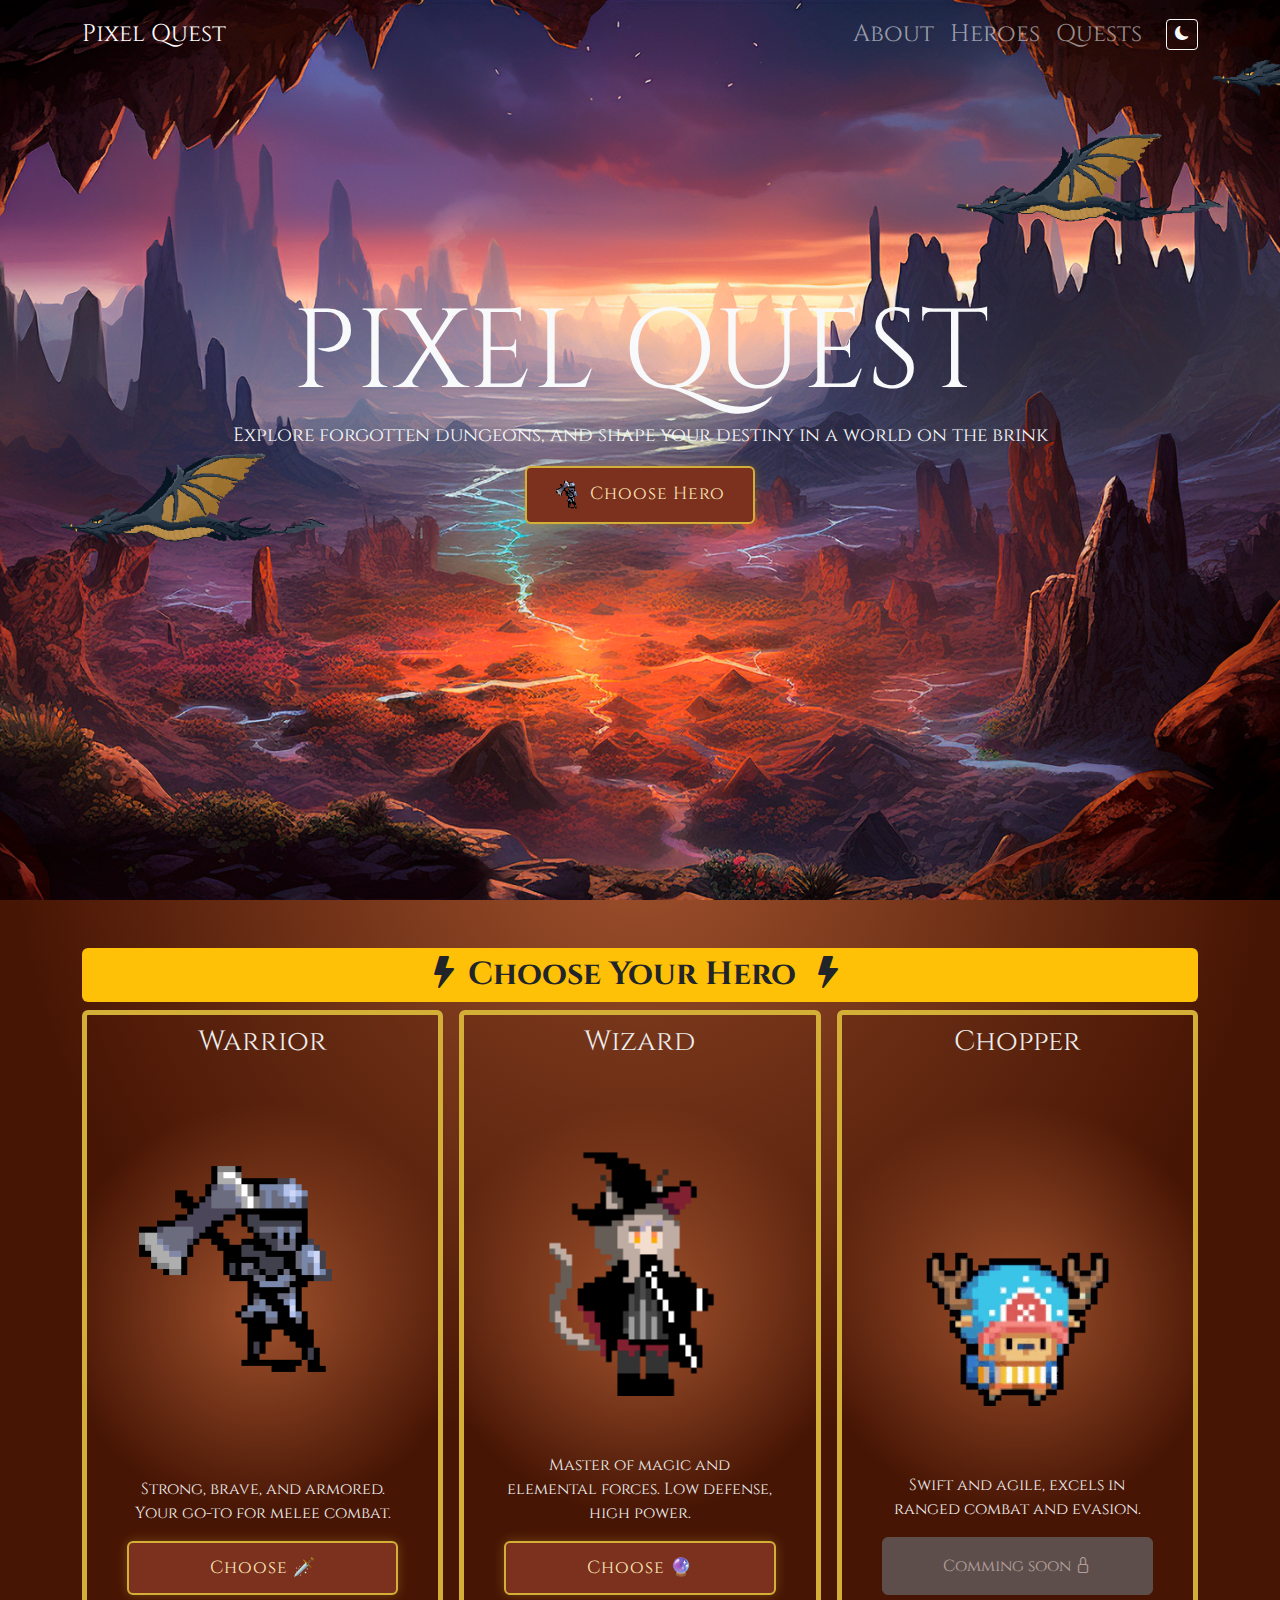
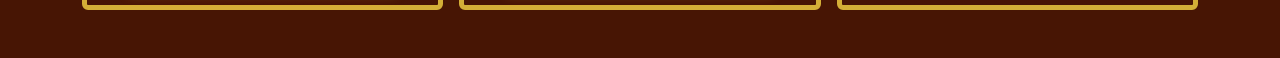
<file: assets/projects/pixelQuest/game.html>
<!DOCTYPE html>
<html lang="en">

<head>
    <meta charset="UTF-8" />
    <meta name="viewport" content="width=device-width, initial-scale=1.0" />
    <title>Pixel Quest RPG</title>
    <link href="assets/vendor/bootstrap/css/bootstrap.min.css" rel="stylesheet" />
    <link href="assets/vendor/bootstrap-icons/bootstrap-icons.css" rel="stylesheet" />
    <link rel="stylesheet" href="assets/css/style.css" />
    <style>
        .door-card {
            transition: transform 0.3s ease;
            cursor: pointer;
        }

        .door-card:hover {
            transform: scale(1.05);
        }

        .door-img {
            height: 180px;
            object-fit: contain;
        }

        .hero-img {
            max-height: 100px;
        }
    </style>
</head>

<body class="bg-dark text-light">
    <section id="myGame" class="px-5 py-5">
        <div class="container text-center">

            <!-- Hero Image -->
            <div class="mb-5">
                <img src="assets/img/drag.gif" alt="Your Hero" class="img-fluid hero-img mb-3" />
                <h2 class="text-warning">Choose Your Challenge</h2>
            </div>

            <!-- Door Choices -->
            <div class="row g-4">
                <!-- Slime Door -->
                <div class="col-md-4">
                    <div class="card door-card bg-success bg-opacity-50 text-light text-center shadow-sm">
                        <img src="assets/img/slime.gif" class="card-img-top p-3 door-img" alt="Fight Slime" />
                        <div class="card-body">
                            <h5 class="card-title">Fight Gangsta Slime</h5>
                            <p class="card-text">Easy battle. Good for training!</p>
                            <a id="door-slime" href="battle.html?enemy=slime"
                                class="btn btn-warning fw-bold w-100">Enter</a>
                        </div>
                    </div>
                </div>

                <!-- Wolf Door -->
                <div class="col-md-4">
                    <div class="card door-card bg-primary bg-opacity-50 text-light text-center shadow-sm">
                        <img src="assets/img/wolf.gif" class="card-img-top p-3 door-img" alt="Fight Wolf" />
                        <div class="card-body">
                            <h5 class="card-title">Fight Undead Wolf</h5>
                            <p class="card-text">A fierce beast with sharp instincts.</p>
                            <a id="door-wolf" href="#" class="btn btn-secondary disabled w-100">Complete the quest
                                before this one</a>
                        </div>
                    </div>
                </div>

                <!-- Dragon Door -->
                <div class="col-md-4">
                    <div class="card door-card bg-danger bg-opacity-50 text-light text-center shadow-sm">
                        <img src="assets/img/jessica.gif" class="card-img-top p-3 door-img" alt="Fight Dragon" />
                        <div class="card-body">
                            <h5 class="card-title">Fight Jessica Caliber</h5>
                            <p class="card-text">The ultimate boss of ACS👾.</p>
                            <a id="door-dragon" href="#" class="btn btn-secondary disabled w-100">Complete the quest
                                before this one</a>
                        </div>
                    </div>
                </div>
            </div>
            <div class="mt-5">
                <a href="character.html" class="btn btn-outline-light">
                    <i class="bi bi-arrow-left-circle me-2"></i>Back to Character
                </a>
            </div>
        </div>
    </section>

    <script>
        document.addEventListener('DOMContentLoaded', () => {
            const player = JSON.parse(localStorage.getItem('player'));
            if (!player || !player.character) {
                alert('No character selected. Redirecting...');
                window.location.href = 'index.html';
                return;
            }

            const heroImages = {
                warrior: 'assets/img/warrior.gif',
                wizard: 'assets/img/wizard.gif',
                slime: 'assets/img/slime.gif'
            };

            const heroImg = document.querySelector('.hero-img');
            heroImg.src = heroImages[player.character] || 'assets/img/warrior.gif';
            heroImg.alt = player.character;

            // Unlock doors based on current quest
            const questChain = ['slime', 'wolf', 'jessica', 'dragon'];
            const currentQuestIndex = player.currentQuestIndex ?? 0;

            // Mapping door IDs to quest keys
            const doorMap = {
                slime: 'door-slime',
                wolf: 'door-wolf',
                jessica: 'door-dragon', // Note: jessica uses dragon door in UI
            };

            for (let i = 0; i <= currentQuestIndex; i++) {
                const questKey = questChain[i];
                const doorId = doorMap[questKey];
                const door = document.getElementById(doorId);

                if (door) {
                    door.href = `battle.html?enemy=${questKey}`;
                    door.classList.remove('btn-secondary', 'disabled');
                    door.classList.add('btn-warning', 'fw-bold');
                    door.textContent = `Enter`;
                }
            }
        });
    </script>


    <script src="assets/vendor/bootstrap/js/bootstrap.bundle.min.js"></script>
</body>

</html>
</file>
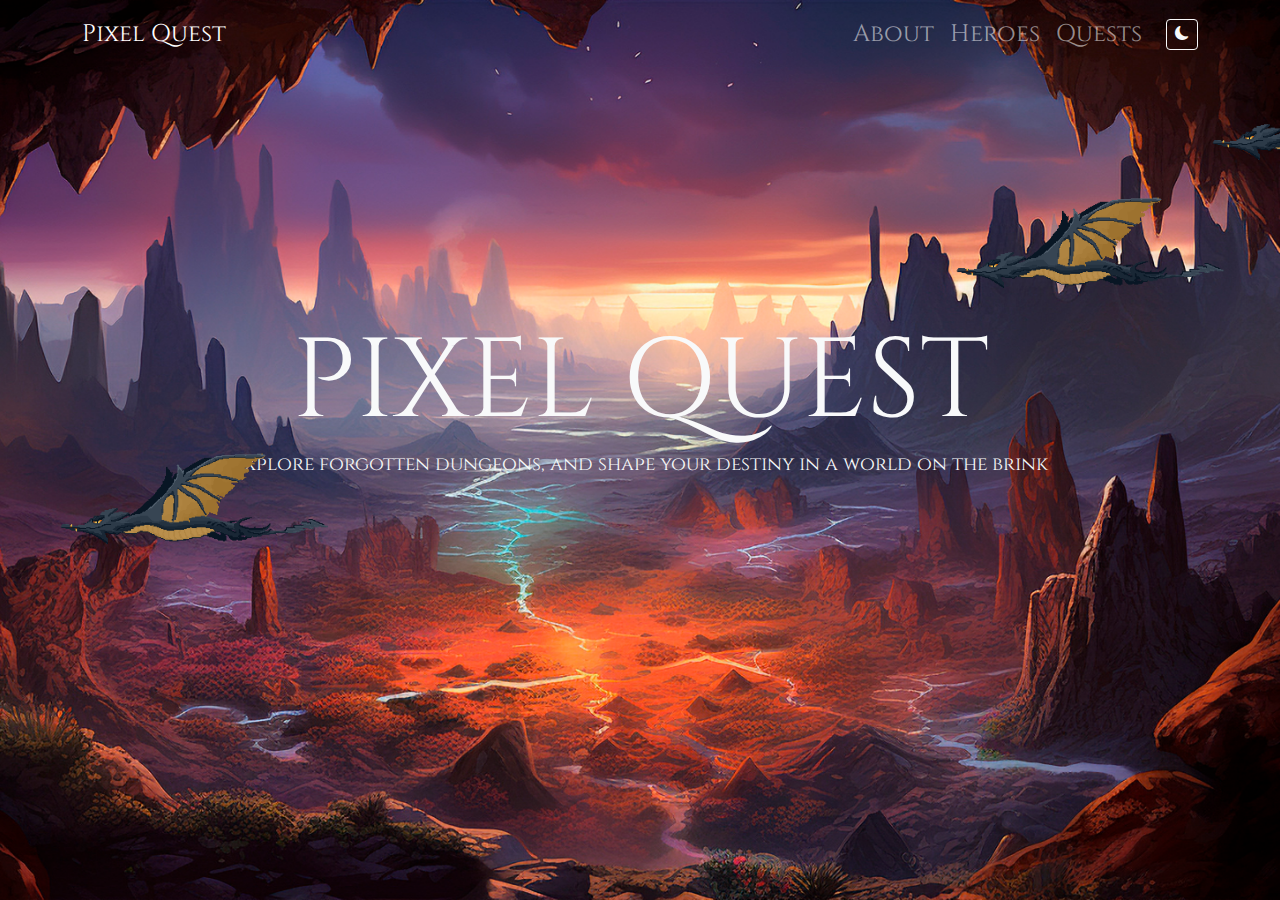
<file: assets/projects/pixelQuest/showIndex.html>
<!DOCTYPE html>
<html lang="en">

<head>
    <meta charset="UTF-8" />
    <meta name="viewport" content="width=device-width, initial-scale=1.0">
    <title>Pixel Quest RPG</title>
    <link href="assets/vendor/bootstrap/css/bootstrap.min.css" rel="stylesheet" />
    <link href="assets/vendor/bootstrap-icons/bootstrap-icons.css" rel="stylesheet" />
    <link rel="stylesheet" href="assets/css/style.css" />
</head>

<style>
    .drag-overlay {
        width: 30vw;
        max-width: 500px;
        min-width: 100px;
        height: auto;
        position: absolute;
        z-index: 3;
        pointer-events: none;
    }

    .drag1 {
        top: 10vw !important;
        right: 0;
        animation: fly-left 10s linear infinite;
    }

    .drag2 {
        top: 0 !important;
        right: -20vw;
        animation: fly-left 15s linear infinite;
        animation-fill-mode: both;
        animation-delay: 7s;
    }

    .drag3 {
        top: 30vw !important;
        left: 0;
        animation: fly-right 15s linear infinite;
        animation-fill-mode: both;
        animation-delay: 12s;
    }
</style>

<body>
    <div class="hero">
        <div class="drag-wrapper dark-mode">
            <img src="assets/img/drag.gif" alt="" class="drag-overlay drag1" />
            <img src="assets/img/drag.gif" alt="" class="drag-overlay drag2" />
            <img src="assets/img/drag.gif" alt="" class="drag-overlay drag3" />
        </div>
        <nav class="navbar navbar-expand navbar-dark">
            <div class="container">
                <a href="#" class="navbar-brand">Pixel Quest</a>
                <button class="navbar-toggler" type="button" data-bs-toggle="collapse" data-bs-target="#navbarNav">
                    <span class="navbar-toggler-icon"></span>
                </button>
                <div class="collapse navbar-collapse" id="navbarNav">
                    <ul class="navbar-nav ms-auto">
                        <li class="nav-item"><a href="" class="nav-link">About</a></li>
                        <li class="nav-item"><a href="" class="nav-link">Heroes</a></li>
                        <li class="nav-item"><a href="" class="nav-link">Quests</a></li>
                        <li class="nav-item center">
                            <button id="toggleLight" class="btn btn-sm btn-outline-light ms-3">
                                <span id="toggleIcon" class="bi bi-moon-fill"></span>
                            </button>
                        </li>
                    </ul>
                </div>
            </div>
        </nav>

        <div class="container d-flex align-items-center h-75">
            <div class="hero-content center flex-column w-100 text-light">
                <h1 class="mb-0 pb-0">PIXEL QUEST</h1>
                <p>
                    Explore forgotten dungeons, and shape your destiny in a world on the brink
                </p>
            </div>
        </div>
    </div>

    <script src="assets/js/main.js"></script>
    <script src="assets/vendor/bootstrap/js/bootstrap.bundle.min.js"></script>
</body>

</html>
</file>
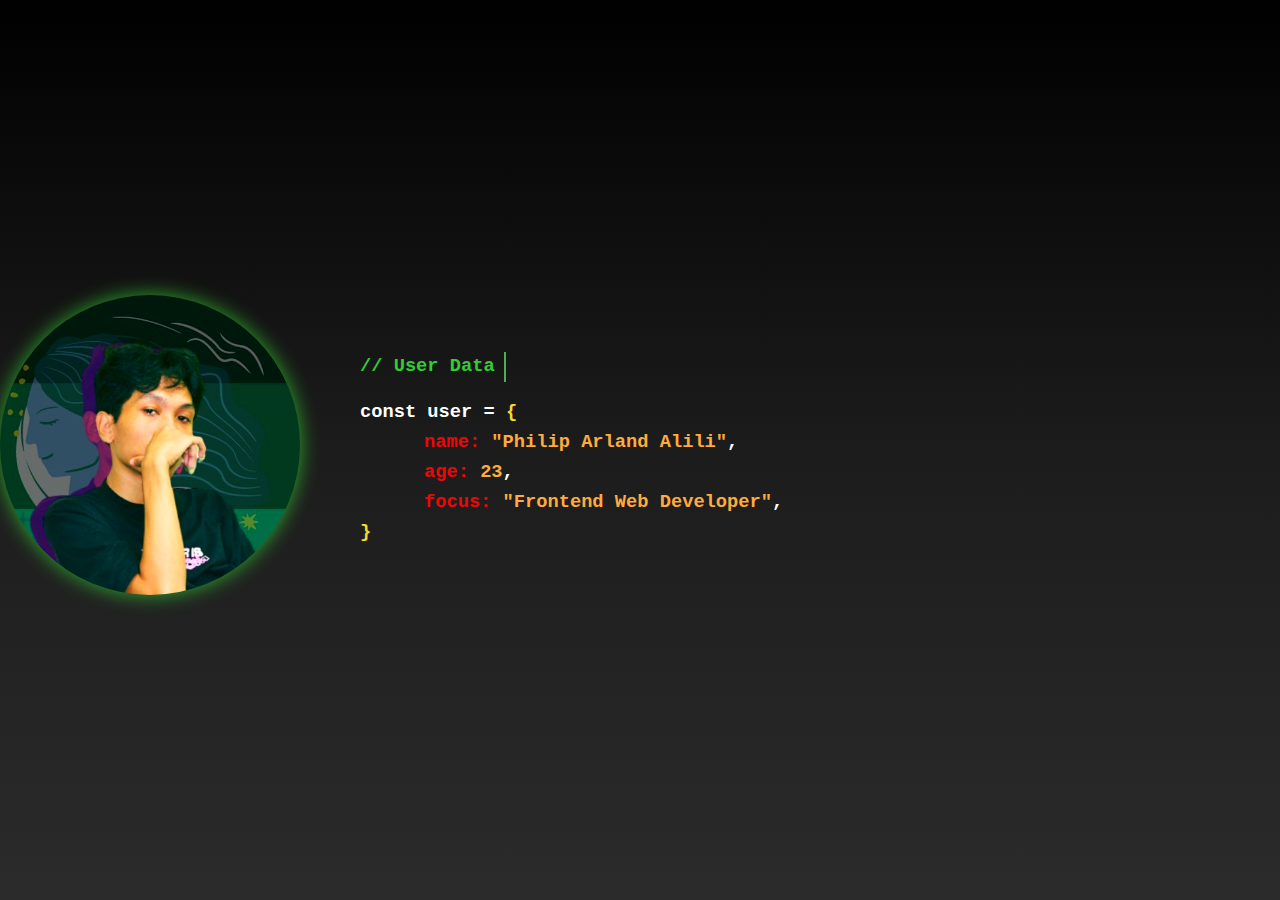
<file: assets/projects/plague/showIndex.html>
<!DOCTYPE html>
<html lang="en">

<head>
    <meta charset="UTF-8">
    <meta name="viewport" content="width=device-width, initial-scale=1.0">
    <title>Flip | Portfolio</title>
    <link rel="icon" href="3.png" type="image/png">
    <link rel="stylesheet" href="https://cdnjs.cloudflare.com/ajax/libs/font-awesome/6.0.0/css/all.min.css">
</head>

<style>
    :root {
        --vsgreen: #32CD32;
        --vsred: #ef0606;
        --vsyellow: #f5da2d;
        --vsorange: #ffab3d;
    }

    * {
        margin: 0;
        padding: 0;
        box-sizing: border-box;
        scroll-behavior: smooth;
    }

    body {
        font-family: 'Consolas', 'Courier New', monospace;
        line-height: 1.6;
        background-color: #1a1a1a;
        color: #ffffff;
    }

    /* Welcome Section */
    #welcome-section {
        height: 100vh;
        width: 100vw;
        display: flex;
        justify-content: center;
        align-items: center;
        background: linear-gradient(to bottom, #000000, #1c1c1c, #2b2b2b);
        position: relative;
    }

    .welcome-content {
        width: 100%;
    }

    .welcome-hero {
        display: flex;
        gap: 60px;
    }

    .welcome-me img {
        border-radius: 50%;
        width: 300px;
        filter: contrast(1.2) saturate(1.1) drop-shadow(0 0 10px rgba(50, 205, 50, 0.8));
    }

    .welcome-text {
        text-align: left;
        display: flex;
        flex-direction: column;
        justify-content: center;
    }

    .indent {
        margin-left: 4rem;
    }

    .greenish {
        margin-bottom: 1rem;
        color: var(--vsgreen);
    }

    .yellowish {
        color: var(--vsyellow);
    }

    .reddish {
        color: var(--vsred);
    }

    .oranges {
        color: var(--vsorange);
    }
    
    @media screen and (max-width: 576px) {
        #welcome-section {
            padding: 2rem;
            text-align: center;
            display: flex;
            align-items: center;
            justify-content: center;
        }

        .welcome-hero {
            align-items: center;
            gap: 1rem;
        }

        .welcome-me img {
            width: 100px;
            height: auto;
            margin: 0 auto;
        }

        .welcome-text {
            font-size: .5rem;
        }

        .scroll-indicator {
            position: static;
            margin-top: 2rem;
        }
    }


    .typing-effect {
        overflow: hidden;
        border-right: .15em solid #4CAF50;
        /* You can adjust the thickness by changing .15em */
        white-space: nowrap;
        margin: 0;
        width: 13ch;
        animation:
            typing 4s steps(12, end) infinite,
            blink-caret .75s step-end infinite;
    }

    @keyframes typing {
        0% {
            width: 0
        }

        30% {
            width: 13ch
        }

        60% {
            width: 13ch
        }

        90% {
            width: 0
        }

        100% {
            width: 0
        }
    }

    @keyframes blink-caret {

        from,
        to {
            border-color: transparent
        }

        50% {
            border-color: #4CAF50
        }
    }
</style>

<body>
    <section id="welcome-section">
        <div class="welcome-content">
            <div class="welcome-hero">
                <div class="welcome-me">
                    <img src="me.png" alt="Philip Arland Alili">
                </div>
                <div class="welcome-text">
                    <div class="greenish">
                        <h3 class="typing-effect">// User Data</h3>
                    </div>
                    <h3>const user = <span class="yellowish">{</span></h3>
                    <h3 class="indent"><span class="reddish">name:</span> <span class="oranges">"Philip Arland
                            Alili"</span>,</h3>
                    <h3 class="indent"><span class="reddish">age:</span> <span class="oranges">23</span>,</h3>
                    <h3 class="indent"><span class="reddish">focus:</span> <span class="oranges">"Frontend Web
                            Developer"</span>,</h3>
                    <h3 class="yellowish">}</h3>
                </div>
            </div>
        </div>
    </section>
</body>


</html>
</file>
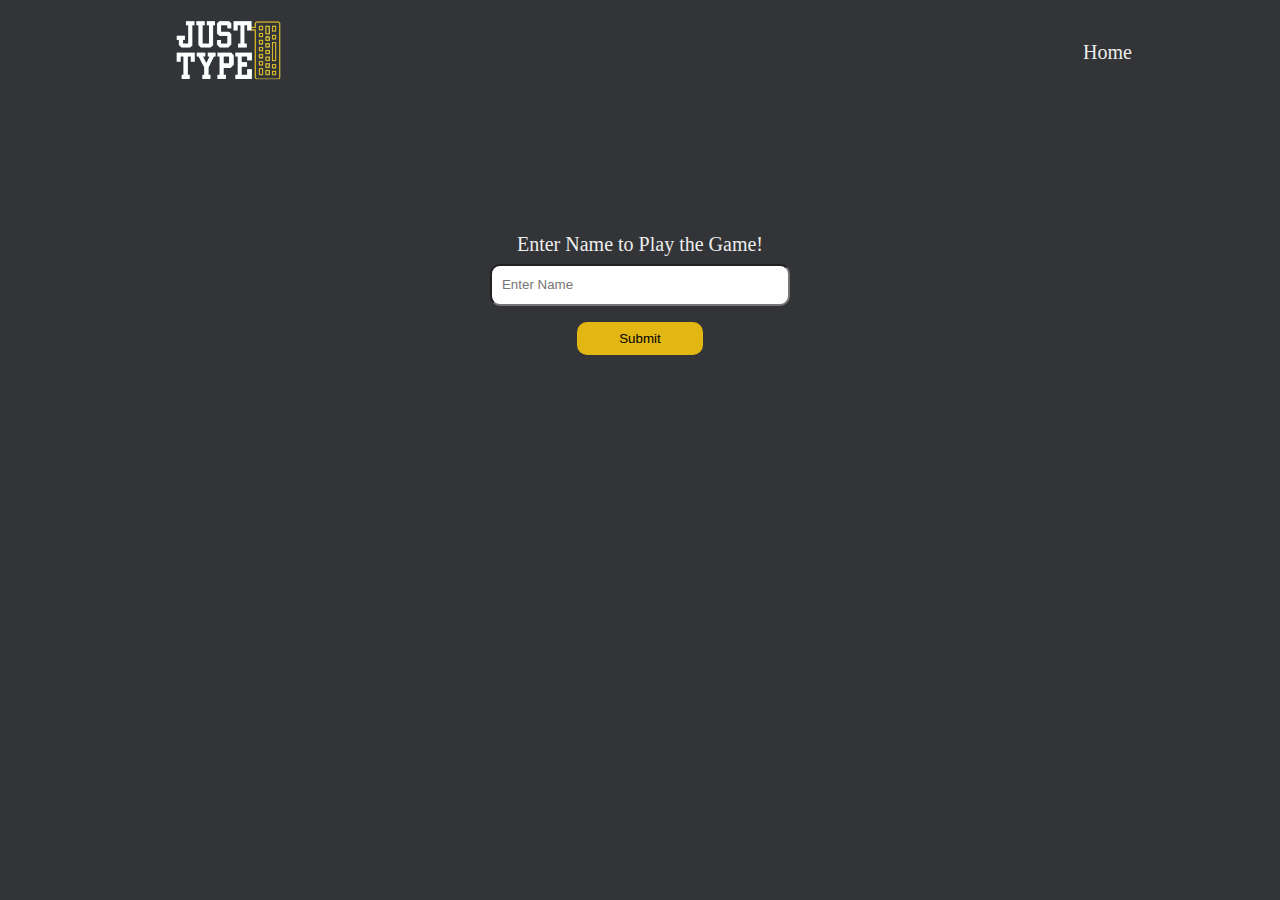
<file: assets/projects/plague/justType/justType.html>
<!DOCTYPE html>
<html lang="en">

<head>
    <meta charset="UTF-8">
    <meta http-equiv="X-UA-Compatible" content="IE=edge">
    <meta name="viewport" content="width=device-width, initial-scale=1.0">
    <title>Just Type | Home</title>
</head>

<style>
    * {
        margin: 0;
        padding: 0;
        box-sizing: border-box;
    }

    body {
        height: 100%;
        width: 100%;
        background-color: #323437;
        display: flex;
        flex-direction: column;
        align-items: center;
    }

    header {
        height: 20%;
        width: 80%;
        display: flex;
        align-items: center;
        justify-content: space-between;
    }

    .logo img {
        height: 100px;
    }

    a {
        color: #ededed;
        font-size: 20px;
        margin: 40px 20px;
        text-decoration: none;
    }

    .container {
        height: 500px;
        width: 90%;
        display: flex;
        justify-content: center;
    }

    .game-container,
    .form-container {
        height: 80%;
        width: 40%;
        display: flex;
        flex-direction: column;
        align-items: center;
        justify-content: center;
        color: #ededed;
    }

    .form-container {
        display: flex;
        font-size: 20px;
    }

    .form-container input,
    .form-container textarea {
        border-radius: 10px;
        padding-left: 10px;
        height: 60px;
        width: 300px;
        margin: 8px;
    }

    .form-container button {
        height: 40%;
        width: 40%;
        margin-top: 8px;
    }

    .game-container {
        display: none;
    }

    .form {
        display: flex;
        flex-direction: column;
        align-items: center;
        justify-content: center;
        margin-bottom: 20px;
    }

    .game-container textarea {
        height: 22%;
        width: 60%;
        text-align: center;
        margin: 10px 10px;
        border-radius: 10px;
        resize: none;
        font-size: 18px;
    }

    button {
        margin-top: 20px;
        height: 10%;
        border-radius: 10px;
        width: 20%;
        background-color: #E2B714;
        border: none;
        cursor: pointer;
    }

    button:hover {
        background-color: gold;
    }

    button:disabled {
        background-color: #666;
        cursor: not-allowed;
    }

    p {
        font-size: 18px;
    }

    @media (max-width: 768px) {
        header {
            height: 10%;
            width: 100%;
            display: flex;
            align-items: center;
            justify-content: space-between;
        }

        .logo img {
            height: 80px;
        }

        .form-container {
            width: 100%;
            margin: auto;
        }

        .form {
            width: 60%;
        }

        .form input[type="text"] {
            width: 100%;
            height: 50px;
        }

        .game-container {
            width: 80%;
            margin: auto;
        }

        .game-container textarea {
            width: 100%;
            height: 80px;
            font-size: 14px;
        }
    }

    @media screen and (max-width: 480px) {
        header {
            height: 10%;
            width: 100%;
            display: flex;
            align-items: center;
            justify-content: space-between;
        }

        .logo img {
            height: 80px;
        }

        .form-container {
            width: 100%;
            margin: auto;
        }

        .form {
            width: 60%;
        }

        .form input[type="text"] {
            width: 100%;
            height: 50px;
        }

        .game-container {
            width: 80%;
            margin: auto;
        }

        .game-container textarea {
            width: 100%;
            height: 80px;
            font-size: 14px;
        }

        .game-container h1 {
            font-size: 16px;
            text-align: center;
            padding: 10px;
        }

        button {
            width: 70%;
            height: 30px;
            font-size: 14px;
            margin: 10px 0;
        }

        p {
            font-size: 14px;
            text-align: center;
            margin: 10px 0;
        }

        label {
            text-align: center;
            margin-bottom: 10px;
        }

    }
</style>

<body>
    <header>
        <div class="logo">
            <img src="logo.png" alt="">
        </div>
        <nav>
            <a href="index.php">Home</a>
        </nav>
    </header>

    <div class="container">
        <div class="form-container" id="form-container">
            <form id="name-form" class="form">
                <label for="player-name">Enter Name to Play the Game!</label>
                <input type="text" id="player-name" placeholder="Enter Name" required>
                <button type="button" onclick="submitName()">Submit</button>
            </form>
        </div>

        <div class="game-container" id="game-container">
            <h1 id="word-display"></h1>
            <p id="welcome"></p>
            <textarea id="user-input" placeholder="Start typing..." rows="4"></textarea>
            <p id="feedback"></p>
            <p id="timer">Time: 0 seconds</p>
            <button onclick="startGame()" id="btn-start">Start Game</button>
        </div>
    </div>

    <script>
        const words = [
            "An apple a day keeps the doctor away.",
            "Bananas in the morning provide a good source of potassium.",
            "Elderberry syrup, known for its benefits to the immune system.",
            "Mango trees in the backyard bear sweet and juicy fruits."
        ];

        let currentWordIndex;
        let currentWord;
        let startTime;
        let timerInterval;
        let isGameActive = false;

        function submitName() {
            const userName = document.getElementById('player-name').value.trim();

            if (userName !== '') {
                document.getElementById('welcome').textContent = `Welcome ${userName}! Click Start Game to Start`;
                document.getElementById('form-container').style.display = 'none';
                document.getElementById('game-container').style.display = 'flex';
            } else {
                alert('Please enter a name.');
            }
        }

        function startGame() {
            if (isGameActive) return;

            isGameActive = true;
            currentWordIndex = Math.floor(Math.random() * words.length);
            currentWord = words[currentWordIndex];

            document.getElementById('word-display').textContent = currentWord;
            document.getElementById('user-input').value = '';
            document.getElementById('welcome').textContent = '';
            document.getElementById('feedback').textContent = '';
            document.getElementById('timer').textContent = 'Time: 0 seconds';
            document.querySelector('button[onclick="startGame()"]').disabled = true;

            document.getElementById('user-input').focus();
            startTime = new Date().getTime();
            timerInterval = setInterval(updateTimer, 100);

            document.getElementById('user-input').addEventListener('input', checkInput);
        }

        function updateTimer() {
            const currentTime = new Date().getTime();
            const elapsedTime = (currentTime - startTime) / 1000;
            document.getElementById('timer').textContent = `Time: ${elapsedTime.toFixed(1)} seconds`;
        }

        function checkInput() {
            const userInput = document.getElementById('user-input').value.trim();
            const userName = document.getElementById('player-name').value.trim();

            if (userInput === currentWord) {
                isGameActive = false;
                const endTime = new Date().getTime();
                const elapsedTime = (endTime - startTime) / 1000;
                clearInterval(timerInterval);

                const feedback = `Congratulations ${userName}!`;
                document.getElementById('feedback').textContent = feedback;
                document.getElementById('user-input').removeEventListener('input', checkInput);
                document.querySelector('button[onclick="startGame()"]').disabled = false;
            }
        }

        // Cleanup function to prevent memory leaks
        window.addEventListener('beforeunload', function () {
            if (timerInterval) {
                clearInterval(timerInterval);
            }
        });
    </script>
</body>

</html>
</file>
<file: assets/projects/haikyuu/assets/css/styles.css>
*,
body {
    margin: 0;
    padding: 0;
    box-sizing: border-box;
}

:root {
    --text-orange: #FF8C00;
    --bg-orange: #FF8C00;
    --a-hover: #ededed;
}

.text-orange {
    color: var(--text-orange);
}

.font-haikyu {
    font-style: italic;
    font-family: 'Georgia', serif;
}

.center {
    display: flex;
    align-items: center;
    justify-content: center;
}

.text-justify {
    text-align: justify;
}

/***** Navigation *****/
.navbar .logo {
    height: auto;
    max-width: 100px;
}

.nav-link {
    color: var(--text-orange);
    font-weight: bold;
}

.bg-orange {
    background-color: var(--bg-orange);
}

.nav-link:hover {
    color: #ededed;
}

ul li a {
    font-family: 'Georgia', sans-serif;
}

/***** End Navigation *****/

/** Home Section **/
.hero-section {
    background-color: var(--bg-orange);
    /* min-height: 80vh; */
}

.hero-img img {
    filter: saturate(1.9);
    width: 100%;
    height: auto;
    max-width: 1500px;
}

.hero-content p {
    font-size: 1rem;
}

.hero-content button {
    font-size: .8rem;
    padding: 6px 50px;
}

.hero-content .logo img {
    max-width: 400px;
    height: auto;
}

.hero-content h1 {
    font-size: 4rem;
}

/** Overviiew Section **/
.overview-content .overview {
    padding: 40px;
}

/** Members Section **/
.members-content,
.overview-content {
    padding: 1.5rem;
}

.character-card img {
    width: 100%;
    height: auto;
    max-height: 250px;
}

.card {
    border: 1px solid var(--bg-orange);
}

/** Media Queries for Hero Section **/
@media (max-width: 768px) {
    .navbar .logo {
        max-width: 70px;
    }

    .navbar a {
        font-size: .8rem;
    }

    .navbar h3 {
        font-size: 1rem;
    }

    .navbar button {
        font-size: 0.9rem;
    }

    .hero-section {
        /* min-height: 80vh; */
        display: flex;
        align-items: center;
        justify-content: between;
    }

    .hero-content {
        text-align: center;
    }

    .hero-content .logo img {
        max-width: 250px;
        height: auto;
    }

    .hero-content,
    .overview-content p {
        font-size: 1rem;
    }

    .hero-text {
        width: 75%;
        padding-top: 20px;
    }

    .hero-text p {
        font-size: .8rem;
    }

    .hero-content button {
        font-size: 0.7rem;
    }

    .hero-img img {
        padding-top: 30px;
        max-width: 100%;
        height: auto;
    }

    .overview-content .overview {
        padding: 0;
    }

    .overview-content h1 {
        text-align: center;
    }

    .footer p {
        font-size: .7rem;
    }
}
</file>
<file: assets/projects/pixelQuest/assets/css/style.css>
@font-face {
    font-family: 'Cinzel';
    src: url('../fonts/Cinzel-Regular.ttf') format('truetype');
    font-weight: 400;
    font-style: normal;
}

@font-face {
    font-family: 'Cinzel';
    src: url('../fonts/Cinzel-Bold.ttf') format('truetype');
    font-weight: 700;
    font-style: normal;
}

* {
    box-sizing: border-box;
    margin: 0;
    padding: 0;
}

body {
    font-family: 'Cinzel', serif;
    background: radial-gradient(circle at center,
            #a0522d 0%,
            #471504 60%);
}

.navbar {
    position: relative;
    z-index: 4;
}

.navbar a {
    font-size: 1.5rem;
}

.hero {
    position: relative;
    height: 100vh;
    background: url('../img/bg.jpg') top center no-repeat;
    background-size: cover;
    overflow: hidden;
    --mouse-x: 50%;
    --mouse-y: 50%;
}

.hero.dark-mode {
    cursor: url('../img/torch.png') 16 16, auto;
}

.hero::before {
    content: "";
    position: absolute;
    top: 0;
    left: 0;
    width: 150vw;
    height: 150vh;
    background: radial-gradient(circle at var(--mouse-x, 50%) var(--mouse-y, 50%),
            rgba(255, 255, 255, 0.1) 0%,
            rgba(0, 0, 0, 0.85) 40%);
    pointer-events: none;
    z-index: 2;
    transform: translate(-25%, -25%);
    opacity: 0;
    transition: opacity 0.3s ease-out;
}

.hero.dark-mode::before {
    opacity: 1;
}

.btn-custom {
    background-color: #7c311e;
    color: #fceabb;
    padding: 12px 28px;
    font-size: 1.1rem;
    border: 2px solid #d4af37;
    border-radius: 6px;
    letter-spacing: 1px;
    box-shadow: 0 0 12px rgba(212, 175, 55, 0.3);
    /* glowing effect */
    transition: all 0.3s ease-in-out;
    cursor: pointer;
    position: relative;
    z-index: 2;
}

.btn-custom:hover {
    background-color: #a94438;
    color: #fff;
    border-color: #fff;
    box-shadow: 0 0 20px rgba(255, 255, 255, 0.5);
}

.center {
    display: flex;
    align-items: center;
    justify-content: center;
}

#heroes .card,
#myHero .card {
    height: 600px;
    padding: 10px 40px;
    border: 5px solid #d4af37;
    background: radial-gradient(circle at center,
            #a0522d 0%,
            #4715043b 60%);
    color: #ededed;
}

#heroes img {
    height: 100px;
    width: auto;
    object-fit: contain;
    display: block;
    flex: 1;
}

#myHero img {
    height: 300px;
    width: auto;
    object-fit: contain;
    display: block;
}

.hero-content h1 {
    font-size: 7rem;
}

.hero-content p {
    font-size: 1.2rem;
}

































.drag-overlay {
    width: 30vw;
    max-width: 500px;
    min-width: 200px;
    height: auto;
    position: absolute;
    z-index: 3;
    pointer-events: none;
}


.hero.dark-mode .drag-overlay {
    filter: brightness(60%);
    transition: filter 0.2s ease;
}

.hero.dark-mode .drag-overlay.lit {
    filter: brightness(120%);
    /* filter: brightness(120%) drop-shadow(0 0 10px #ffefc1); */
}

.drag1 {
    top: 5vw;
    right: 0;
    animation: fly-left 10s linear infinite;
}

.drag2 {
    top: -5vw;
    right: -20vw;
    animation: fly-left 15s linear infinite;
    animation-fill-mode: both;
    animation-delay: 7s;
}

.drag3 {
    top: 30vw;
    left: 0;
    animation: fly-right 15s linear infinite;
    animation-fill-mode: both;
    animation-delay: 12s;
}

@keyframes fly-left {
    0% {
        transform: translateX(50vw);
        opacity: 0;
    }

    5% {
        opacity: 1;
    }

    100% {
        transform: translateX(-100vw);
        opacity: 1;
    }
}

@keyframes fly-right {
    0% {
        transform: translateX(-100vw) scaleX(-1);
        opacity: 1;
    }

    100% {
        transform: translateX(100vw) scaleX(-1);
        opacity: 1;
    }
}



/* Responsive fixes */
@media screen and (max-width: 576px) {
    .navbar a {
        font-size: 0.6rem !important;
    }

    .hero-content h1 {
        font-size: 1.8rem !important;
        text-align: center;
    }

    .hero-content p {
        font-size: 0.6rem !important;
        text-align: center;
    }

    .btn-custom {
        padding: 0 4px;
        font-size: .5rem;
        letter-spacing: 1px;
    }
}
</file>
<file: assets/projects/plague/styles.css>
:root {
    --vsgreen: #32CD32;
    --vsred: #ef0606;
    --vsyellow: #f5da2d;
    --vsorange: #ffab3d;
}

* {
    margin: 0;
    padding: 0;
    box-sizing: border-box;
    scroll-behavior: smooth;
}

body {
    font-family: 'Consolas', 'Courier New', monospace;
    line-height: 1.6;
    background-color: #1a1a1a;
    color: #ffffff;
}

#navbar {
    position: fixed;
    top: 0;
    left: 0;
    width: 100%;
    background: rgba(00, 00, 00, 0.95);
    padding: 1rem 2rem;
    z-index: 1000;
    transition: background-color 0.3s ease;
    display: flex;
    justify-content: space-between;
    align-items: center;
    color: white;
    backdrop-filter: blur(10px);
}

#navbar ul {
    display: flex;
    list-style: none;
    gap: 1rem;
}

#menu-toggle {
    display: none;
}

#navbar.scrolled {
    background: linear-gradient(to bottom, rgba(0, 0, 0, 0.95), #2b2b2b);
}

#navbar .nav-brand a {
    display: flex;
    align-items: center;
    gap: 10px;
    text-decoration: none;
    color: #ffffff;
}

#navbar .nav-brand a:hover {
    color: var(--vsgreen);
    cursor: pointer;
}

.nav-brand img {
    height: 40px;
    border-radius: 50%;
}

#navbar ul li a {
    color: white;
    text-decoration: none;
    padding: 0.5rem 1rem;
    transition: color 0.3s ease;
}

#navbar ul li a:hover {
    color: var(--vsgreen);
}

/* Welcome Section */
#welcome-section {
    height: 100vh;
    display: flex;
    justify-content: center;
    align-items: center;
    background: linear-gradient(to bottom, #000000, #1c1c1c, #2b2b2b);
    position: relative;
}

.welcome-content {
    text-align: center;
}

.welcome-hero {
    display: flex;
    gap: 60px;
}

.welcome-me img {
    border-radius: 50%;
    width: 300px;
    filter: contrast(1.2) saturate(1.1) drop-shadow(0 0 10px rgba(50, 205, 50, 0.8));
}

.welcome-text {
    text-align: left;
    display: flex;
    flex-direction: column;
    justify-content: center;
}


.project-info .inpadding {
    padding: 0 2rem;
}

.indent {
    margin-left: 4rem;
}

.greenish {
    margin-bottom: 1rem;
    color: var(--vsgreen);
}

.yellowish {
    color: var(--vsyellow);
}

.reddish {
    color: var(--vsred);
}

.oranges {
    color: var(--vsorange);
}

/* Mouse Scroll Animation */
.scroll-indicator {
    position: absolute;
    bottom: 2rem;
    left: 50%;
    transform: translateX(-50%);
    animation: bounce 2s infinite;
}

.mouse {
    width: 26px;
    height: 42px;
    border: 2px solid #fff;
    border-radius: 13px;
    margin: 0 auto;
    position: relative;
}

.mouse::before {
    content: '';
    position: absolute;
    left: 50%;
    top: 10px;
    transform: translateX(-50%);
    width: 4px;
    height: 8px;
    background: #fff;
    border-radius: 2px;
    animation: scroll 2s infinite;
}

/* About Section */
#about {
    padding: 6rem 2rem;
    background: #1e1e1e;
    min-height: 100vh;
    display: flex;
    align-items: center;
}

.about-container {
    max-width: 1200px;
    margin: 0 auto;
    padding: 2rem;
}

.about-content {
    margin-bottom: 4rem;
}

.about-text {
    max-width: 800px;
    margin: 0 auto;
}

.about-text p {
    font-size: 1.2rem;
    line-height: 1.8;
    color: #e0e0e0;
    margin-bottom: 2rem;
    text-align: justify;
}

/* Skills Section */
.text-center {
    text-align: center;
}

.text-justify {
    text-align: justify;
}

.skill-content {
    background: #252525;
    padding: 2rem;
    border-radius: 10px;
    box-shadow: 0 4px 20px rgba(0, 0, 0, 0.3);
}

.skills {
    max-width: 800px;
    margin: 0 auto;
}

.skill-bars {
    display: grid;
    grid-template-columns: repeat(auto-fit, minmax(300px, 1fr));
    gap: 2rem;
}

.skill {
    margin-bottom: 1.5rem;
}

.skill span {
    display: block;
    margin-bottom: 0.5rem;
    font-size: 1rem;
    font-weight: 500;
}

.progress-bar {
    width: 100%;
    height: 8px;
    background: #333;
    border-radius: 4px;
    overflow: hidden;
    position: relative;
}

.progress {
    position: relative;
    height: 100%;
    border-radius: 4px;
    background: linear-gradient(90deg, var(--vsgreen), #00b8ff);
    transform-origin: left;
    animation: fillProgress 1.5s ease-out forwards;
}

.progress::after {
    content: '';
    position: absolute;
    top: 0;
    left: 0;
    width: 100%;
    height: 100%;
    background: linear-gradient(90deg, rgba(255, 255, 255, 0.1), rgba(255, 255, 255, 0.3), rgba(255, 255, 255, 0.1));
    animation: shimmer 2s infinite;
}

.section-title {
    text-align: center;
    font-size: 2rem;
    margin-bottom: 4rem;
    position: relative;
}

.section-title::after {
    content: '';
    position: absolute;
    bottom: -15px;
    left: 50%;
    transform: translateX(-50%);
    width: 100px;
    height: 4px;
    background: linear-gradient(90deg, transparent, #00ff9d, transparent);
}

/* Projects Section */
#projects {
    padding: 2rem;
    background: #1a1a1a;
    min-height: 100vh;
    display: flex;
    flex-direction: column;
}


.projects-grid {
    display: grid;
    grid-template-columns: repeat(auto-fit, minmax(300px, 1fr));
    gap: 2rem;
    max-width: 1200px;
    margin: 0 auto;
    padding: 1rem;
}


.project-tile {
    background: rgba(30, 30, 30, 0.9);
    border-radius: 8px;
    overflow: hidden;
    transition: transform 0.3s ease, box-shadow 0.3s ease;
    opacity: 0;
    box-shadow: 0 4px 8px rgba(0, 0, 0, 0.2);
    animation: fadeInUp 0.6s ease forwards;
    position: relative;
    cursor: pointer;
}

.project-tile:hover {
    transform: translateY(-5px);
    box-shadow: 0 15px 35px rgba(0, 255, 157, 0.2);
}

.project-tile::after {
    content: '';
    position: absolute;
    top: 0;
    left: 0;
    width: 100%;
    height: 100%;
    background: linear-gradient(45deg,
            transparent 0%,
            rgba(0, 255, 157, 0.1) 100%);
    opacity: 0;
    transition: opacity 0.3s ease;
}

.project-tile:hover::after {
    opacity: 1;
}

.project-image {
    position: relative;
    width: 100%;
    padding-top: 56.25%;
    overflow: hidden;
    background: #252525;
    box-shadow: 0 4px 20px rgba(0, 0, 0, 0.3);
}

.project-image img {
    position: absolute;
    top: 0;
    left: 0;
    width: 100%;
    height: 100%;
    object-fit: cover;
    transition: transform 0.3s ease;
}

.project-overlay {
    position: absolute;
    top: 0;
    left: 0;
    width: 100%;
    height: 100%;
    background: rgba(0, 0, 0, 0.8);
    display: flex;
    flex-direction: column;
    justify-content: center;
    align-items: center;
    opacity: 0;
    transition: opacity 0.3s ease;
    /* Add these properties */
    pointer-events: none;
}

.project-tile:hover {
    transform: translateY(-10px);
}

.project-tile:hover .project-overlay {
    opacity: 1;
}

.project-tile:hover .project-image img {
    transform: scale(1.1);
}

.project-info {
    padding: 1.5rem;
}

.tech-stack {
    display: flex;
    flex-wrap: wrap;
    gap: 0.5rem;
    margin-top: 1rem;
}

.tech-stack span {
    background: rgba(0, 255, 157, 0.1);
    color: #00ff9d;
    padding: 0.25rem 0.75rem;
    border-radius: 15px;
    font-size: 0.9rem;
}

.project-links {
    display: flex;
    gap: 1rem;
    margin-top: 1rem;
    pointer-events: auto;
}

.btn.live-demo {
    background: #00ff9d;
    color: #1a1a1a;
    padding: 0.5rem 1rem;
    border-radius: 4px;
    text-decoration: none;
    transition: all 0.3s ease;
    z-index: 10;
}

.btn.live-demo:hover {
    background: #00cc7d;
    transform: translateY(-2px);
}

/* Certificates Section Styles */
#certificates {
    padding: 6rem 2rem;
    background: #1e1e1e;
    min-height: 100vh;
}

.certificates-grid {
    display: grid;
    grid-template-columns: repeat(auto-fit, minmax(320px, 1fr));
    gap: 2.5rem;
    max-width: 1200px;
    margin: 0 auto;
}

.certificate {
    background: #252525;
    border-radius: 15px;
    overflow: hidden;
    box-shadow: 0 10px 30px rgba(0, 0, 0, 0.2);
    transition: transform 0.3s ease, box-shadow 0.3s ease;
    position: relative;
    animation: fadeInUp 0.6s ease forwards;
    opacity: 0;
    cursor: pointer;
    pointer-events: auto;
}

.certificate:hover {
    transform: translateY(-5px);
    box-shadow: 0 15px 35px rgba(0, 255, 157, 0.2);
}

.certificate::after {
    content: '';
    position: absolute;
    top: 0;
    left: 0;
    width: 100%;
    height: 100%;
    background: linear-gradient(45deg, transparent 0%, rgba(0, 255, 157, 0.1) 100%);
    opacity: 0;
    transition: opacity 0.3s ease;
    pointer-events: none;
    /* Ensure pseudo-element does not block interactions */
}

.certificate:hover::after {
    opacity: 1;
}

.certificate img {
    width: 100%;
    height: 280px;
    object-fit: cover;
    border-bottom: 2px solid #00ff9d;
    transition: transform 0.3s ease;
    z-index: 1;
    /* Ensure the image is clickable */
}

.certificate-info {
    padding: 1.5rem;
}

.certificate-content {
    margin-bottom: 1.5rem;
}

.issuer,
.date {
    color: #e0e0e0;
    font-size: 0.9rem;
    margin-bottom: 0.5rem;
    display: flex;
    align-items: center;
    gap: 0.5rem;
}

.issuer i,
.date i {
    color: var(--vsred);
}

.skills-learned {
    display: flex;
    flex-wrap: wrap;
    gap: 0.5rem;
    margin-top: 1rem;
}

.skills-learned span {
    background: #333;
    color: var(--vsyellow);
    padding: 0.3rem 0.8rem;
    border-radius: 15px;
    font-size: 0.8rem;
    transition: all 0.3s ease;
}

.skills-learned span:hover {
    background: #00ff9d;
    color: #1a1a1a;
}

.animate {
    opacity: 0;
    transform: translateY(50px);
    transition: all 0.8s ease;
}

.animate.fade-in {
    opacity: 1;
    transform: translateY(0);
}

/* Different animation variations */
.animate.fade-left {
    transform: translateX(-100px);
}

.animate.fade-right {
    transform: translateX(100px);
}

/* Delay classes for staggered animations */
.delay-1 {
    transition-delay: 0.2s;
}

.delay-2 {
    transition-delay: 0.4s;
}

.delay-3 {
    transition-delay: 0.6s;
}

/* Scroll Progress Indicator */
.scroll-progress {
    position: fixed;
    top: 0;
    left: 0;
    width: 0;
    height: 3px;
    background: linear-gradient(to right, #00ff9d, #00b8ff);
    z-index: 1000;
    transition: width 0.3s ease;
}

/* Apply different animations to different elements */
.skill-bars .animate {
    animation: slideInLeft 0.8s ease forwards;
}

.project-tile.animate {
    animation: scaleIn 0.8s ease forwards;
}

.section {
    perspective: 1000px;
}

/* Staggered Loading Animation */
.certificate:nth-child(2) {
    animation-delay: 0.2s;
}

.certificate:nth-child(3) {
    animation-delay: 0.4s;
}

/* Media Queries */
@media (max-width: 768px) {
    #certificates {
        padding: 4rem 1rem;
    }

    .certificates-grid {
        grid-template-columns: 1fr;
        gap: 2rem;
    }

    .certificate-actions {
        flex-direction: column;
    }

    .btn {
        width: 100%;
    }
}

/* Contact Section */
#contact {
    padding: 5rem 2rem;
    background: #1a1a1a;
    text-align: center;
}

.social-links {
    display: flex;
    justify-content: center;
    gap: 2rem;
    margin-top: 2rem;
}

.social-links a {
    color: white;
    font-size: 2rem;
    transition: color 0.3s ease;
}

.social-links a:hover {
    color: var(--vsgreen);
}


@keyframes bounce {

    0%,
    20%,
    50%,
    80%,
    100% {
        transform: translateY(0);
    }

    40% {
        transform: translateY(-30px);
    }

    60% {
        transform: translateY(-15px);
    }
}

@keyframes scroll {
    0% {
        transform: translate(-50%, 0);
        opacity: 0;
    }

    50% {
        transform: translate(-50%, 10px);
        opacity: 1;
    }

    100% {
        transform: translate(-50%, 20px);
        opacity: 0;
    }
}

@keyframes fillProgress {
    from {
        transform: scaleX(0);
    }

    to {
        transform: scaleX(1);
    }
}

@keyframes shimmer {
    0% {
        transform: translateX(-100%);
    }

    100% {
        transform: translateX(100%);
    }
}

@keyframes slideInLeft {
    from {
        opacity: 0;
        transform: translateX(-100px);
    }

    to {
        opacity: 1;
        transform: translateX(0);
    }
}

@keyframes slideInRight {
    from {
        opacity: 0;
        transform: translateX(100px);
    }

    to {
        opacity: 1;
        transform: translateX(0);
    }
}

@keyframes scaleIn {
    from {
        opacity: 0;
        transform: scale(0.9);
    }

    to {
        opacity: 1;
        transform: scale(1);
    }
}

@keyframes fadeInUp {
    from {
        opacity: 0;
        transform: translateY(20px);
    }

    to {
        opacity: 1;
        transform: translateY(0);
    }
}

@media (max-width: 768px) {
    #navbar ul {
        display: none;
        flex-direction: column;
        background: rgba(0, 0, 0, 0.95);
        position: absolute;
        top: 100%;
        right: 0;
        width: 200px;
        padding: 1rem;
    }

    #navbar ul.show {
        display: flex;
    }

    #menu-toggle {
        display: block;
        background: none;
        border: none;
        color: white;
        font-size: 1.5rem;
        cursor: pointer;
    }

    #navbar {
        padding: 0.5rem 1.5rem;
    }

    .welcome-content {
        padding: 2rem;
    }

    .welcome-me img {
        width: 200px;
        height: auto;
        margin: 0 auto;
    }

    .projects-grid {
        grid-template-columns: 1fr;
        gap: 1.5rem;
        padding: 0.5rem;
    }

    .project-tile {
        margin-bottom: 1rem;
    }

    .project-info {
        padding: 1rem;
    }

    .tech-stack span {
        font-size: 0.8rem;
        padding: 0.2rem 0.5rem;
    }

    /* Section Titles */
    .section-title {
        font-size: 1.75rem;
        margin-bottom: 2rem;
    }

    /* Certificates Section */
    .certificates-grid {
        grid-template-columns: 1fr;
        gap: 1.5rem;
        padding: 0.5rem;
    }

    .certificate img {
        height: 200px;
        /* Smaller height for mobile */
    }

    .certificate-info {
        padding: 1rem;
    }

    /* Contact Section */
    #contact {
        padding: 3rem 1rem;
    }

    .social-links {
        gap: 1.5rem;
    }

    .social-links a {
        font-size: 1.5rem;
    }
}


@media screen and (max-width: 576px) {
    body {
        font-size: 14px;
        padding: 0 10px;
    }

    #navbar ul {
        display: none;
        flex-direction: column;
        background: rgba(0, 0, 0, 0.95);
        position: absolute;
        top: 100%;
        right: 0;
        width: 200px;
        padding: 1rem;
    }

    #navbar ul.show {
        display: flex;
    }

    #menu-toggle {
        display: block;
        background: none;
        border: none;
        color: white;
        font-size: 1.5rem;
        cursor: pointer;
    }

    #navbar {
        padding: 0.5rem 1.2rem;
    }

    #navbar .nav-brand img {
        height: 24px;
    }

    #welcome-section {
        padding: 1rem;
        text-align: center;
    }

    .welcome-hero {
        display: flex;
        flex-direction: column;
        align-items: center;
        gap: 1rem;
    }

    .welcome-me img {
        width: 150px;
        height: auto;
        margin: 0 auto;
    }

    .welcome-text {
        text-align: left;
        padding: 1rem;
    }

    .welcome-text h3 {
        font-size: 1rem;
    }

    .scroll-indicator {
        position: static;
        margin-top: 2rem;
    }

    #about {
        padding: 0;
    }

    .about-text p {
        font-size: 1rem;
    }

    .about-text h3 {
        margin: 0;
    }

    .section-title {
        font-size: 1.2rem;
    }

    .skill-bars {
        grid-template-columns: 1fr;
        gap: 1rem;
    }

    #projects {
        padding: 2rem 1rem;
    }

    .projects-grid {
        grid-template-columns: 1fr;
    }

    .project-tile {
        margin: 1rem 0;
    }

    .project-image img {
        height: auto;
    }

    .tech-stack span {
        font-size: 0.8rem;
        padding: 0.2rem 0.4rem;
    }

    #certificates {
        padding: 2cap 1rem;
    }

    .certificates-grid {
        grid-template-columns: 1fr;
        gap: 1.5rem;
    }

    #contact {
        padding: 3rem 1rem;
    }

    .social-links {
        gap: 1rem;
    }

    .social-links a {
        font-size: 1.5rem;
    }
}

.typing-effect {
    overflow: hidden;
    border-right: .15em solid #4CAF50;
    /* You can adjust the thickness by changing .15em */
    white-space: nowrap;
    margin: 0;
    width: 13ch;
    animation:
        typing 4s steps(12, end) infinite,
        blink-caret .75s step-end infinite;
}

@keyframes typing {
    0% {
        width: 0
    }

    30% {
        width: 13ch
    }

    60% {
        width: 13ch
    }

    90% {
        width: 0
    }

    100% {
        width: 0
    }
}

@keyframes blink-caret {

    from,
    to {
        border-color: transparent
    }

    50% {
        border-color: #4CAF50
    }

    /* Color of the blinking cursor */
}
</file>
